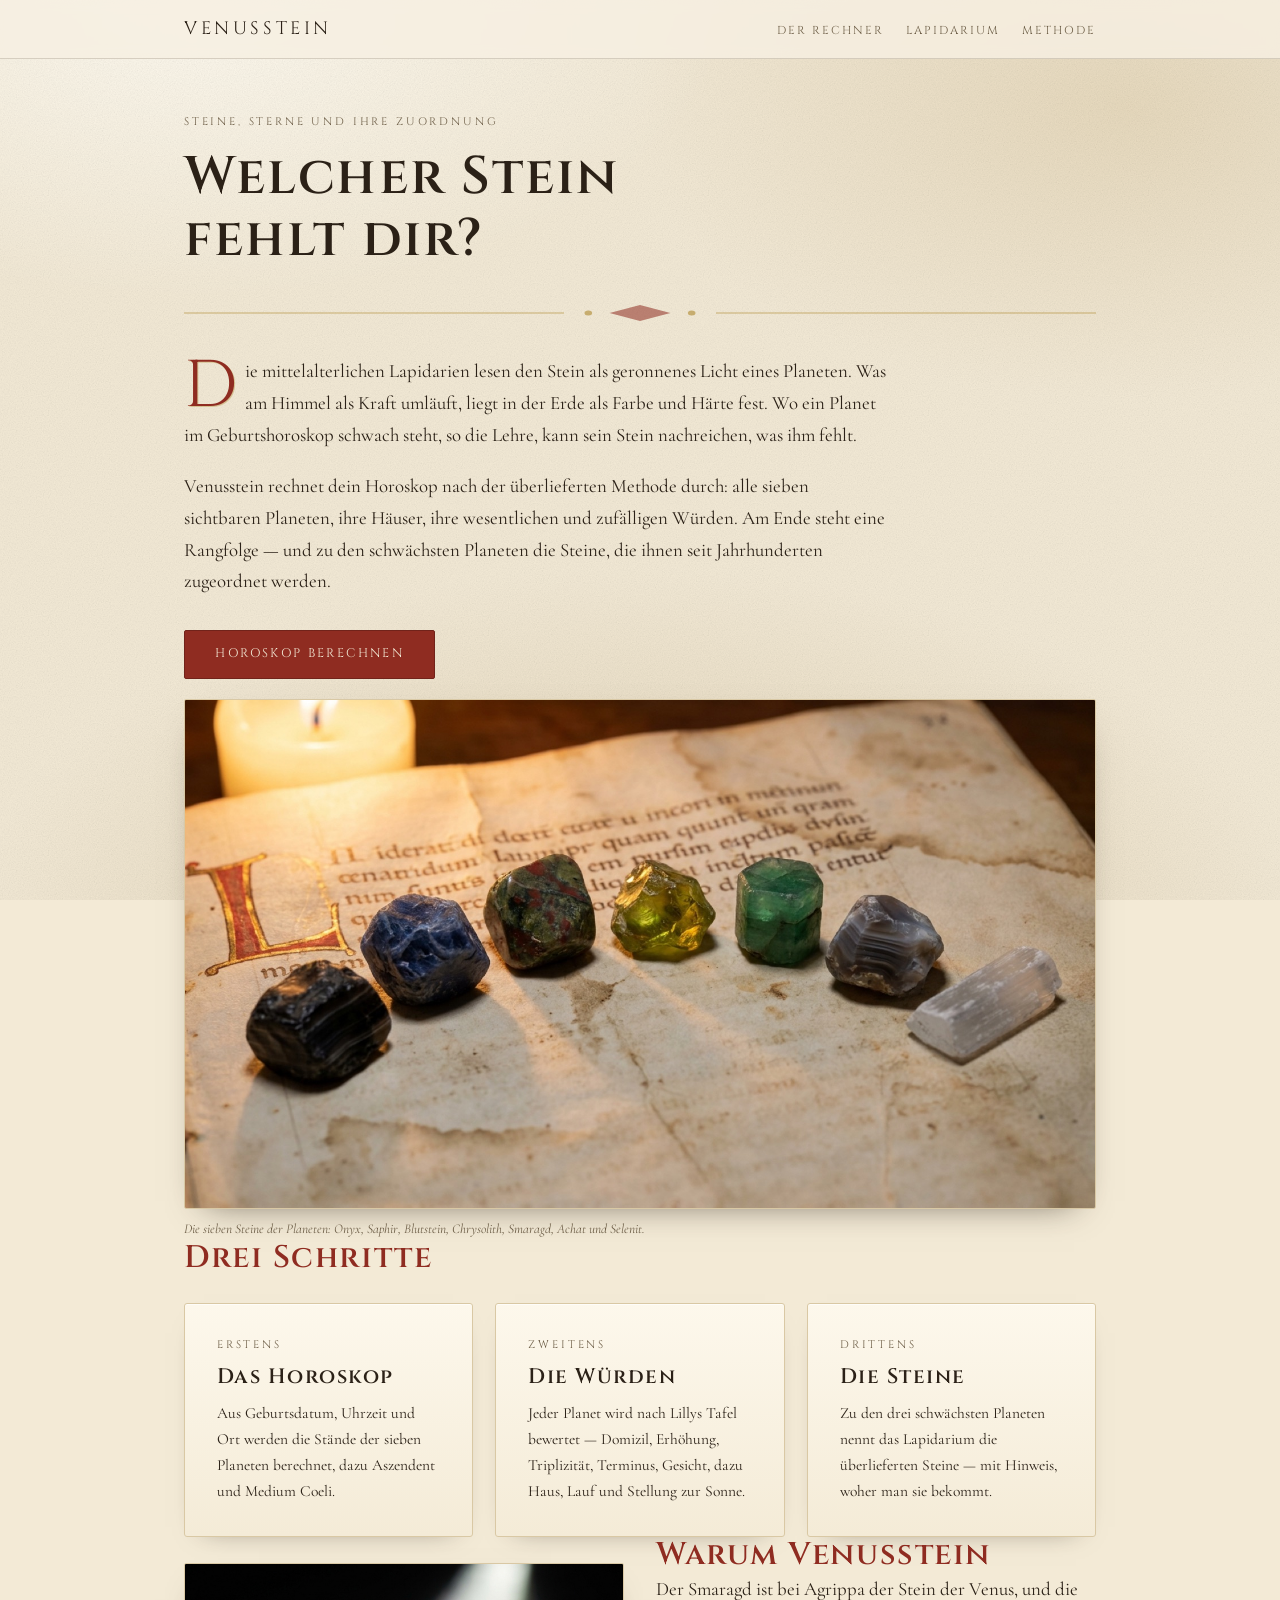
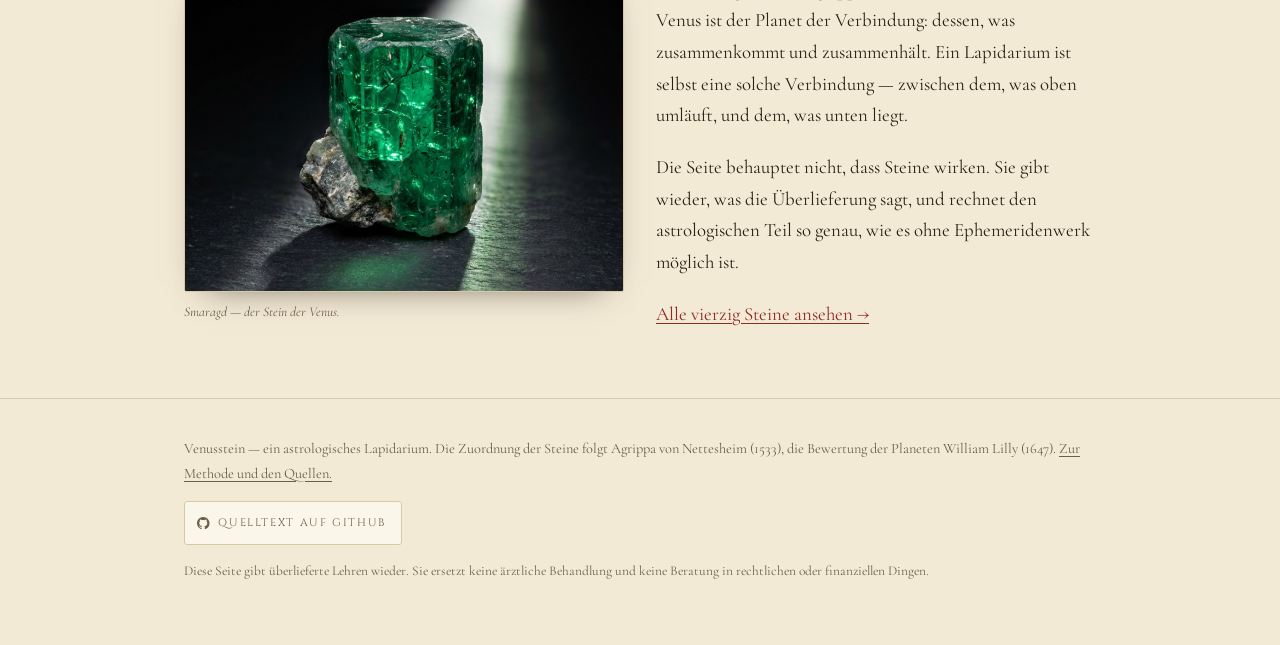
<file: index.html>
<!DOCTYPE html>
<html lang="de">
<head>
<meta charset="utf-8">
<meta name="viewport" content="width=device-width, initial-scale=1">
<title>Venusstein — ein astrologisches Lapidarium</title>
<meta name="description" content="Berechne dein Geburtshoroskop nach traditioneller Methode und erfahre, welche Steine den geschwächten Planeten zugeordnet sind.">
<link rel="preconnect" href="https://fonts.googleapis.com">
<link rel="preconnect" href="https://fonts.gstatic.com" crossorigin>
<link href="https://fonts.googleapis.com/css2?family=Cinzel:wght@400;600&family=Cormorant+Garamond:ital,wght@0,400;0,600;1,400&display=swap" rel="stylesheet">
<link rel="stylesheet" href="stil.css?v=15">
</head>
<body>
<script src="kopf.js?v=15"></script>

<main>
  <section class="bahn" style="padding-top:clamp(2rem,5vw,3.4rem)">
    <p class="klein-kapital" style="margin-bottom:.9rem">Steine, Sterne und ihre Zuordnung</p>
    <h1 style="max-width:16ch">Welcher Stein fehlt&nbsp;dir?</h1>
    <svg class="zierlinie" viewBox="0 0 600 22" preserveAspectRatio="none" aria-hidden="true">
      <path d="M0 11h250M350 11h250" stroke="#a8801f" stroke-width="1" fill="none"/>
      <path d="M280 11l20-8 20 8-20 8z" fill="#8f2c21"/>
      <circle cx="266" cy="11" r="2.5" fill="#a8801f"/><circle cx="334" cy="11" r="2.5" fill="#a8801f"/>
    </svg>
    <div style="max-width:44rem">
      <p class="initiale">Die mittelalterlichen Lapidarien lesen den Stein als
      geronnenes Licht eines Planeten. Was am Himmel als Kraft umläuft, liegt in der
      Erde als Farbe und Härte fest. Wo ein Planet im Geburtshoroskop schwach steht,
      so die Lehre, kann sein Stein nachreichen, was ihm fehlt.</p>
      <p>Venusstein rechnet dein Horoskop nach der überlieferten Methode durch: alle
      sieben sichtbaren Planeten, ihre Häuser, ihre wesentlichen und zufälligen
      Würden. Am Ende steht eine Rangfolge — und zu den schwächsten Planeten die
      Steine, die ihnen seit Jahrhunderten zugeordnet werden.</p>
    </div>
    <p style="margin-top:2rem">
      <a class="knopf" href="rechner.html" style="text-decoration:none;display:inline-block">Horoskop berechnen</a>
    </p>
  </section>

  <section class="bahn">
    <figure>
      <img src="bilder/lapidarium-hero.jpg" alt="Sieben rohe Edelsteine auf der Seite einer mittelalterlichen Handschrift, von Kerzenlicht beleuchtet" loading="lazy">
      <figcaption>Die sieben Steine der Planeten: Onyx, Saphir, Blutstein, Chrysolith,
      Smaragd, Achat und Selenit.</figcaption>
    </figure>
  </section>

  <section class="bahn">
    <h2>Drei Schritte</h2>
    <div style="display:grid;gap:1.4rem;grid-template-columns:repeat(auto-fit,minmax(15rem,1fr));margin-top:1.6rem">
      <div class="tafel">
        <p class="klein-kapital">Erstens</p>
        <h3 style="margin:.3rem 0 .6rem">Das Horoskop</h3>
        <p style="margin:0;font-size:.97rem">Aus Geburtsdatum, Uhrzeit und Ort werden
        die Stände der sieben Planeten berechnet, dazu Aszendent und Medium Coeli.</p>
      </div>
      <div class="tafel">
        <p class="klein-kapital">Zweitens</p>
        <h3 style="margin:.3rem 0 .6rem">Die Würden</h3>
        <p style="margin:0;font-size:.97rem">Jeder Planet wird nach Lillys Tafel
        bewertet — Domizil, Erhöhung, Triplizität, Terminus, Gesicht, dazu Haus,
        Lauf und Stellung zur Sonne.</p>
      </div>
      <div class="tafel">
        <p class="klein-kapital">Drittens</p>
        <h3 style="margin:.3rem 0 .6rem">Die Steine</h3>
        <p style="margin:0;font-size:.97rem">Zu den drei schwächsten Planeten nennt
        das Lapidarium die überlieferten Steine — mit Hinweis, woher man sie bekommt.</p>
      </div>
    </div>
  </section>

  <section class="bahn">
    <div style="display:grid;gap:2rem;grid-template-columns:repeat(auto-fit,minmax(17rem,1fr));align-items:center">
      <figure>
        <img src="bilder/smaragd-venus.jpg" alt="Roher Smaragdkristall auf Schiefer, von hinten durchleuchtet" loading="lazy">
        <figcaption>Smaragd — der Stein der Venus.</figcaption>
      </figure>
      <div>
        <h2>Warum Venusstein</h2>
        <p>Der Smaragd ist bei Agrippa der Stein der Venus, und die Venus ist der
        Planet der Verbindung: dessen, was zusammenkommt und zusammenhält. Ein
        Lapidarium ist selbst eine solche Verbindung — zwischen dem, was oben umläuft,
        und dem, was unten liegt.</p>
        <p>Die Seite behauptet nicht, dass Steine wirken. Sie gibt wieder, was die
        Überlieferung sagt, und rechnet den astrologischen Teil so genau, wie es
        ohne Ephemeridenwerk möglich ist.</p>
        <p><a href="lapidarium.html">Alle vierzig Steine ansehen →</a></p>
      </div>
    </div>
  </section>
</main>
</body>
</html>
</file>
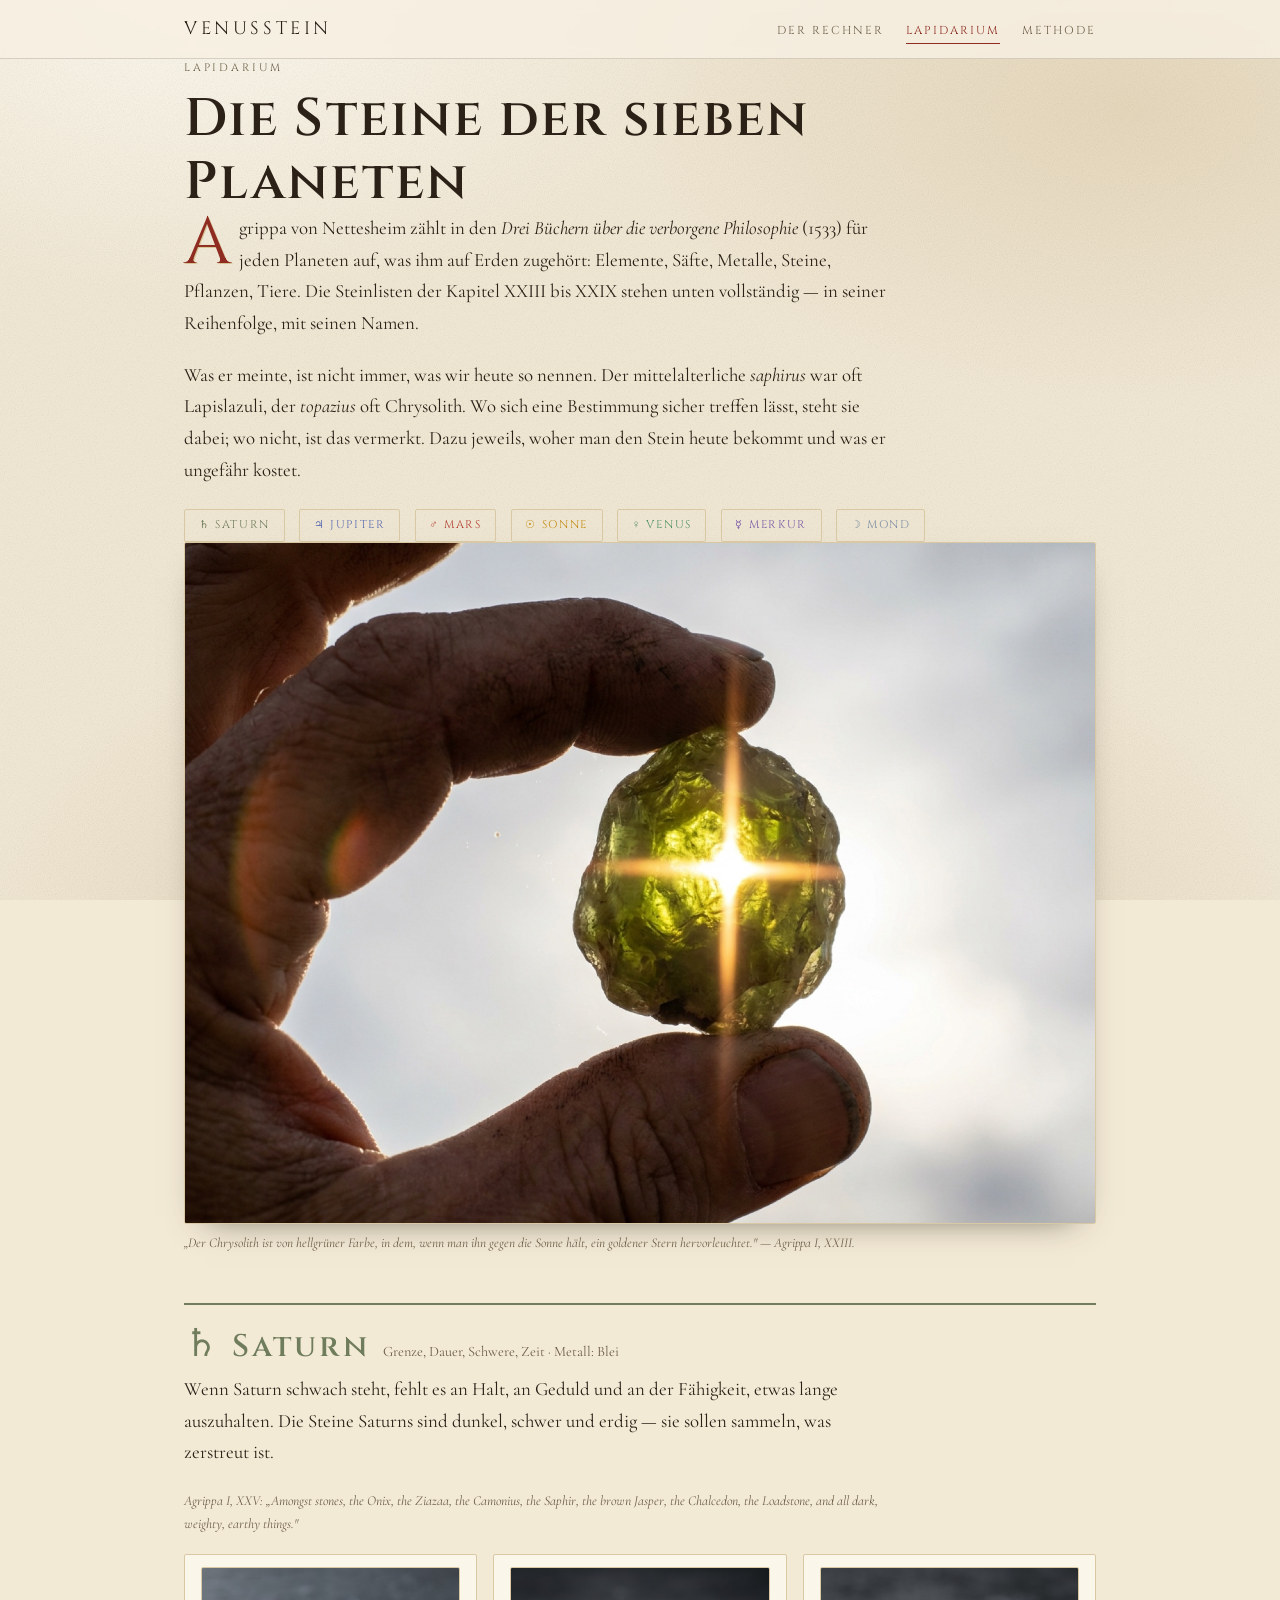
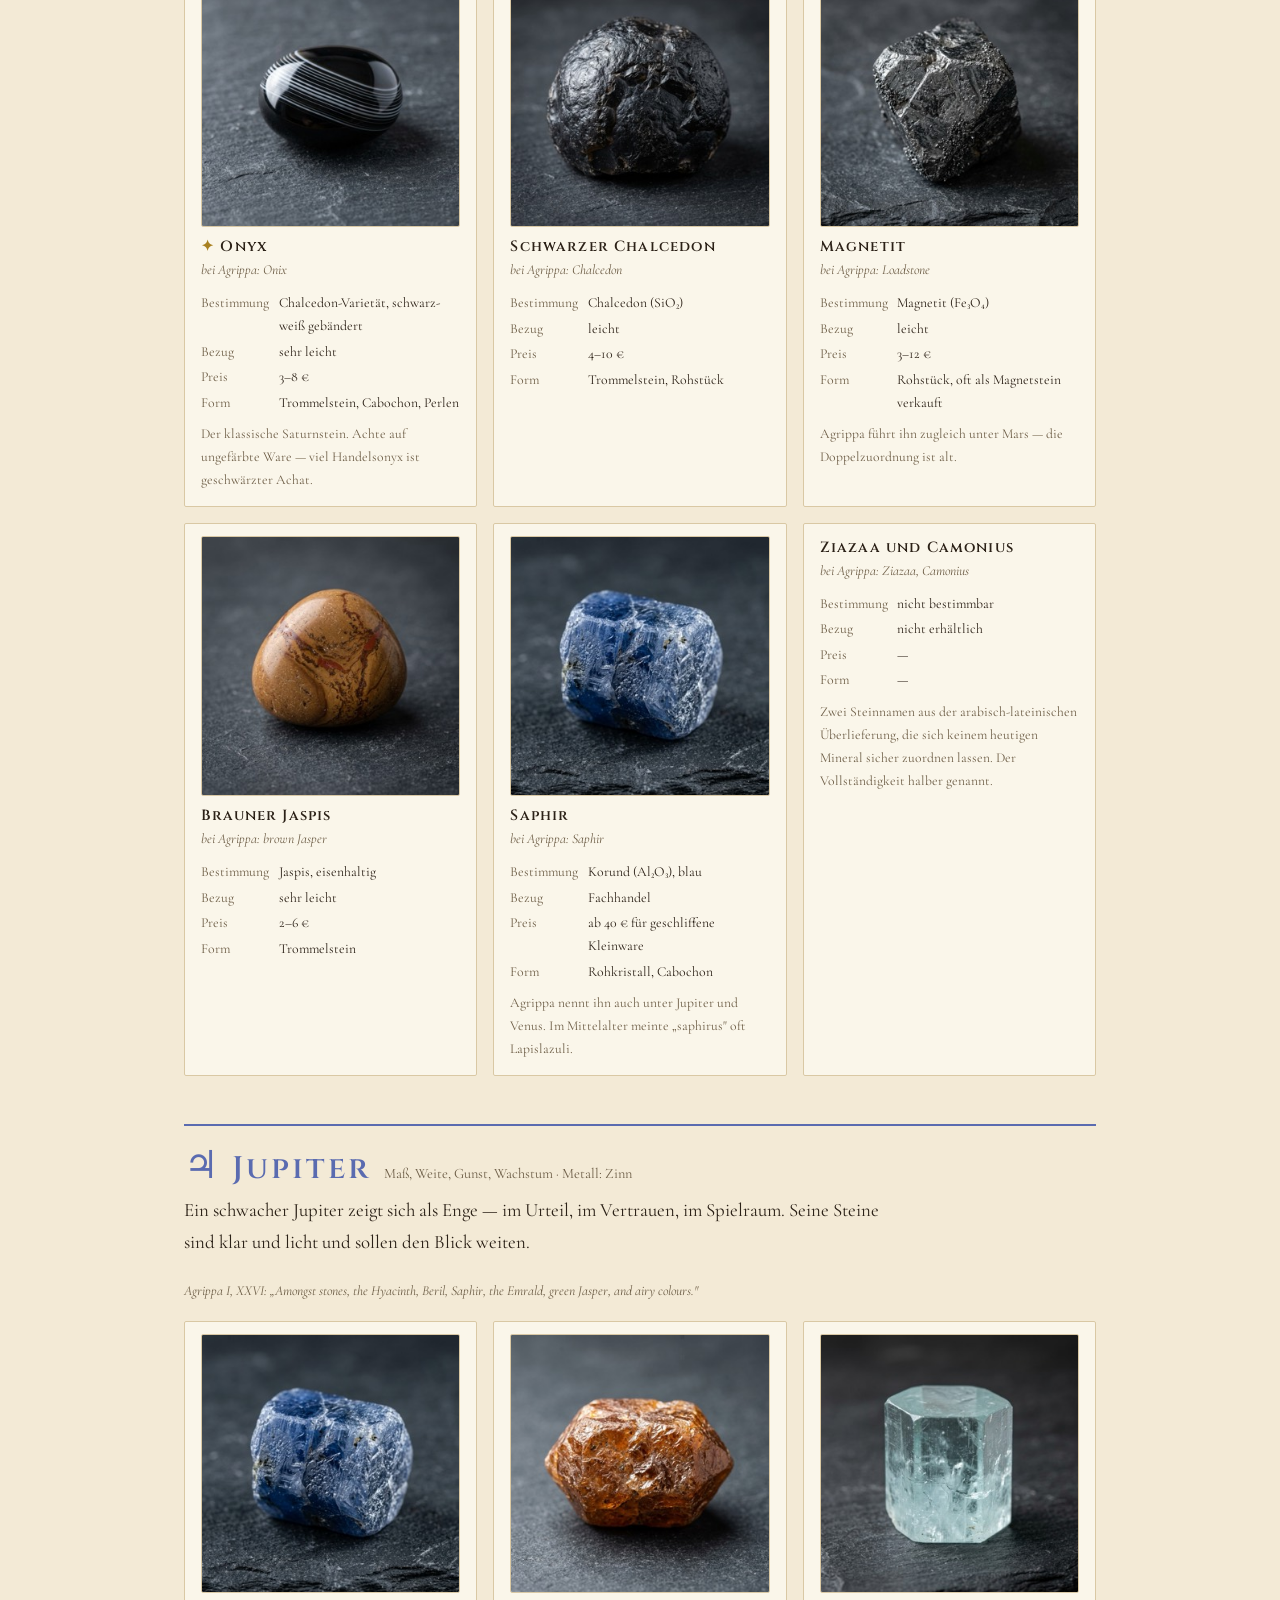
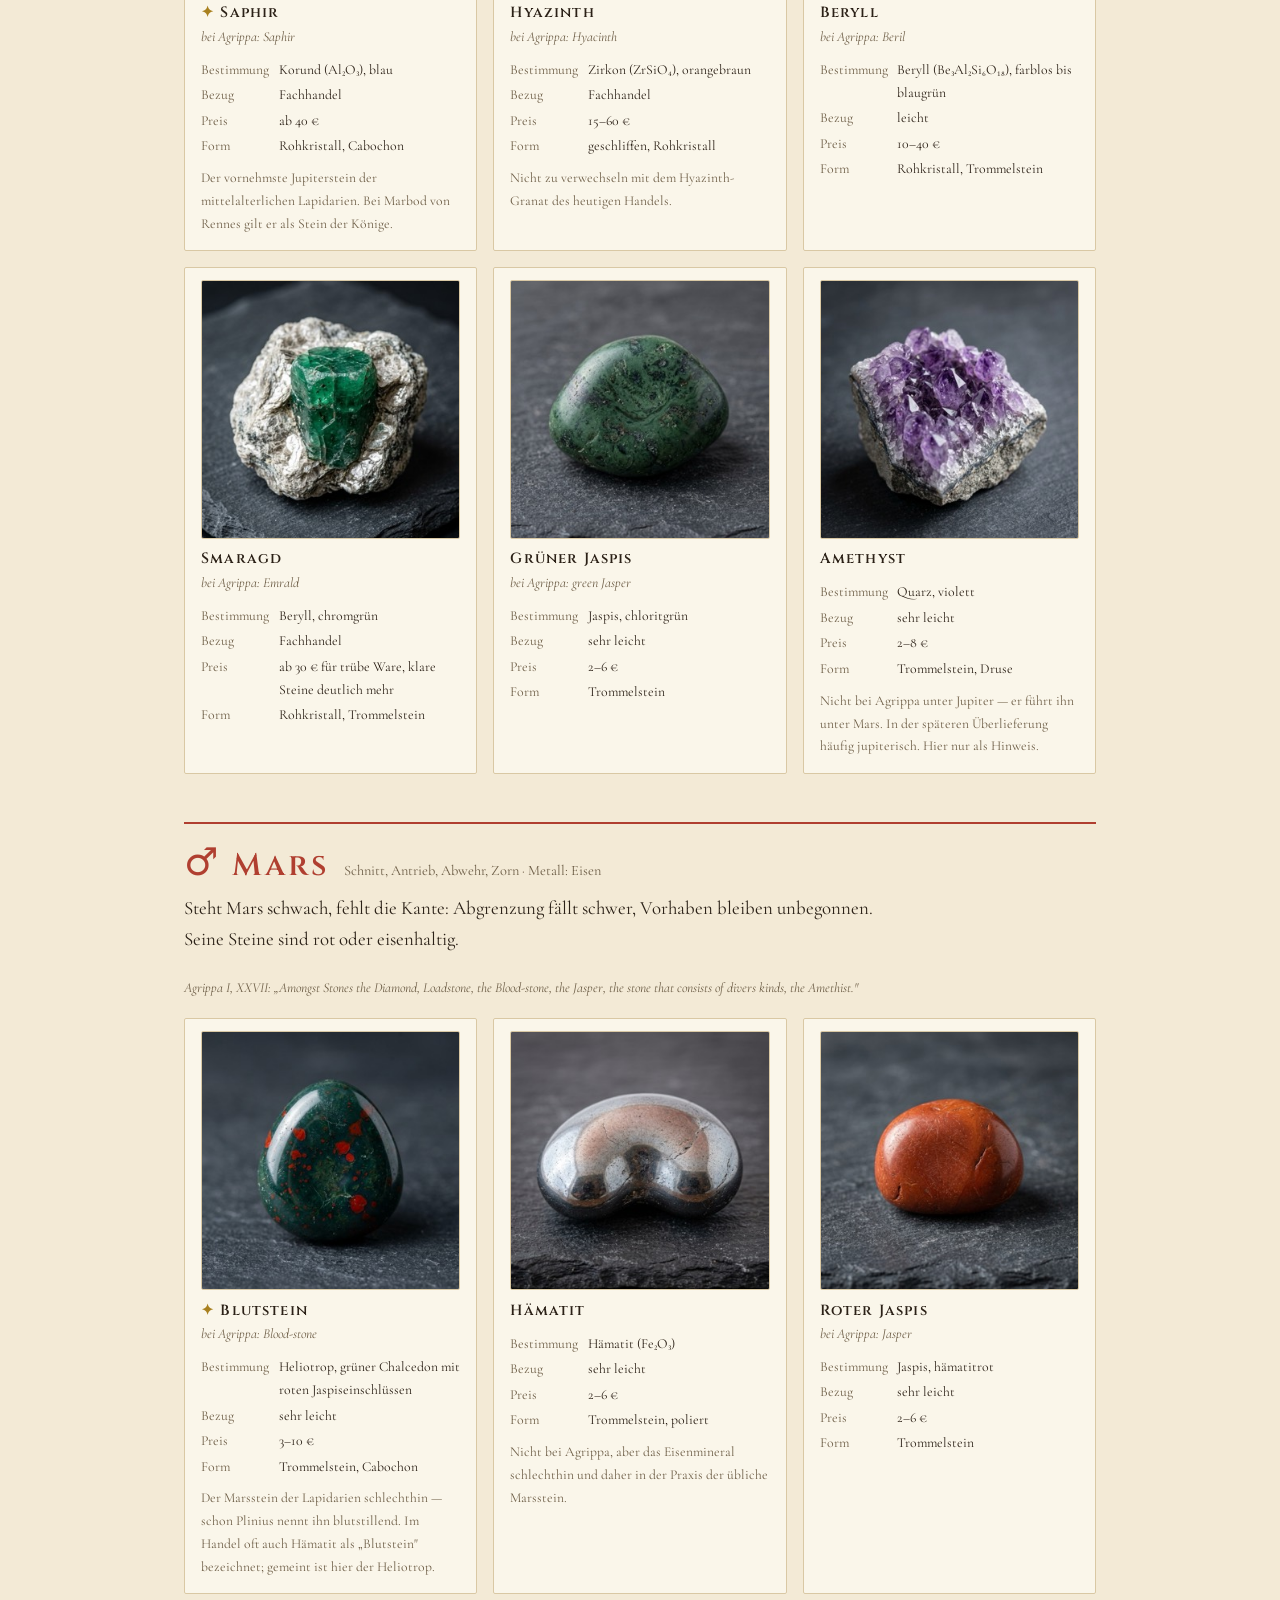
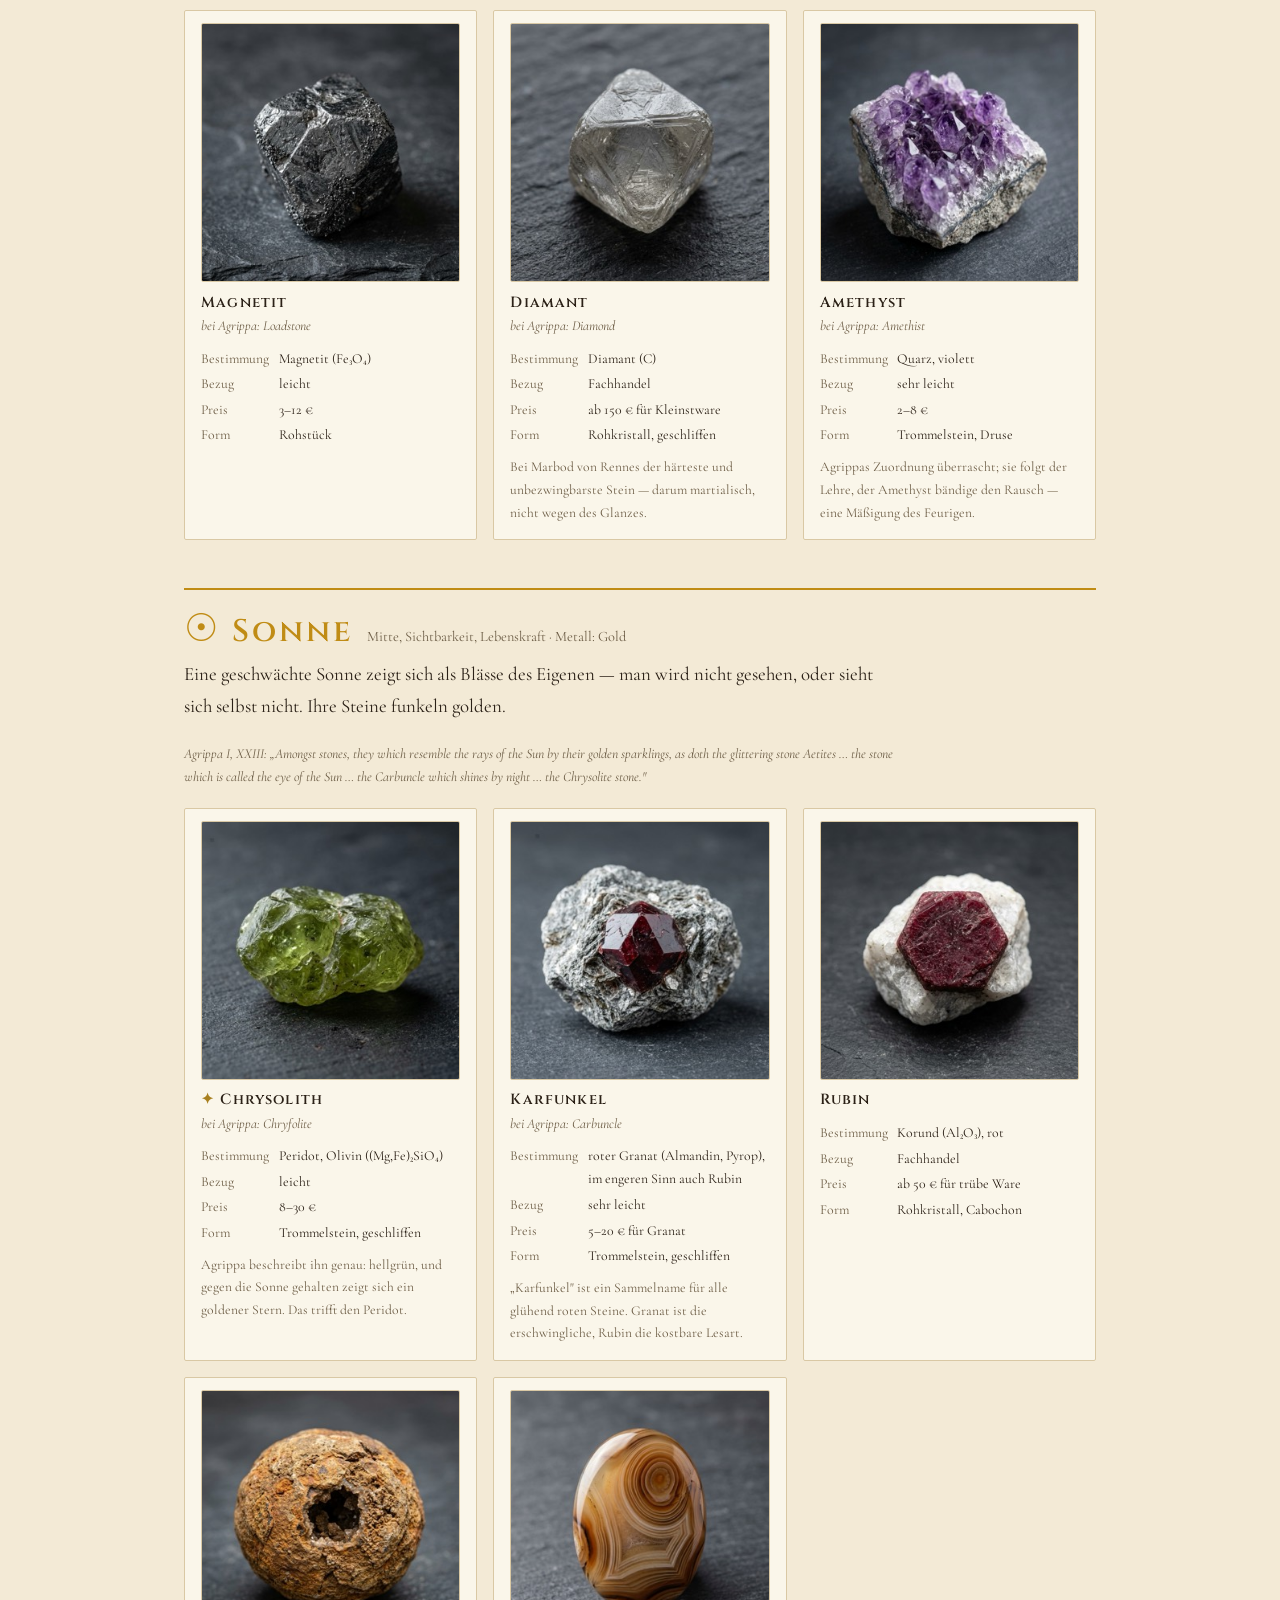
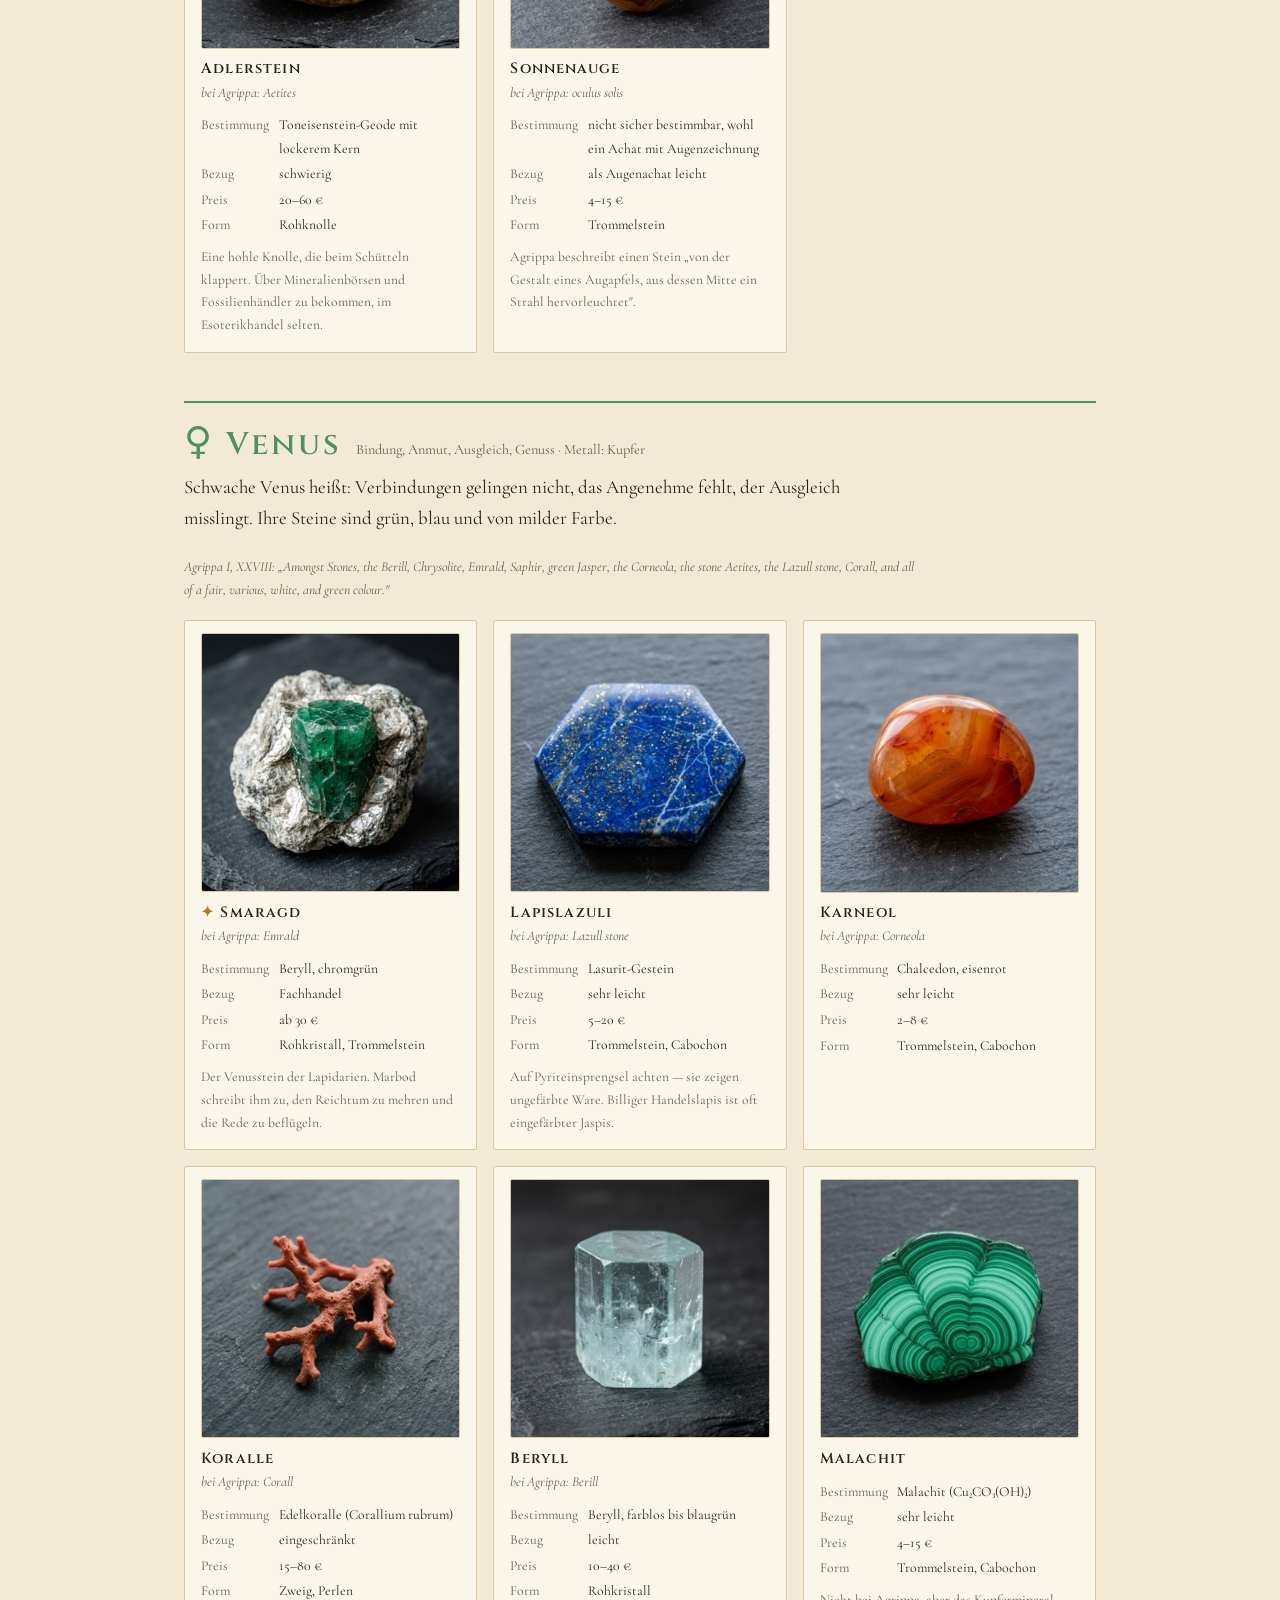
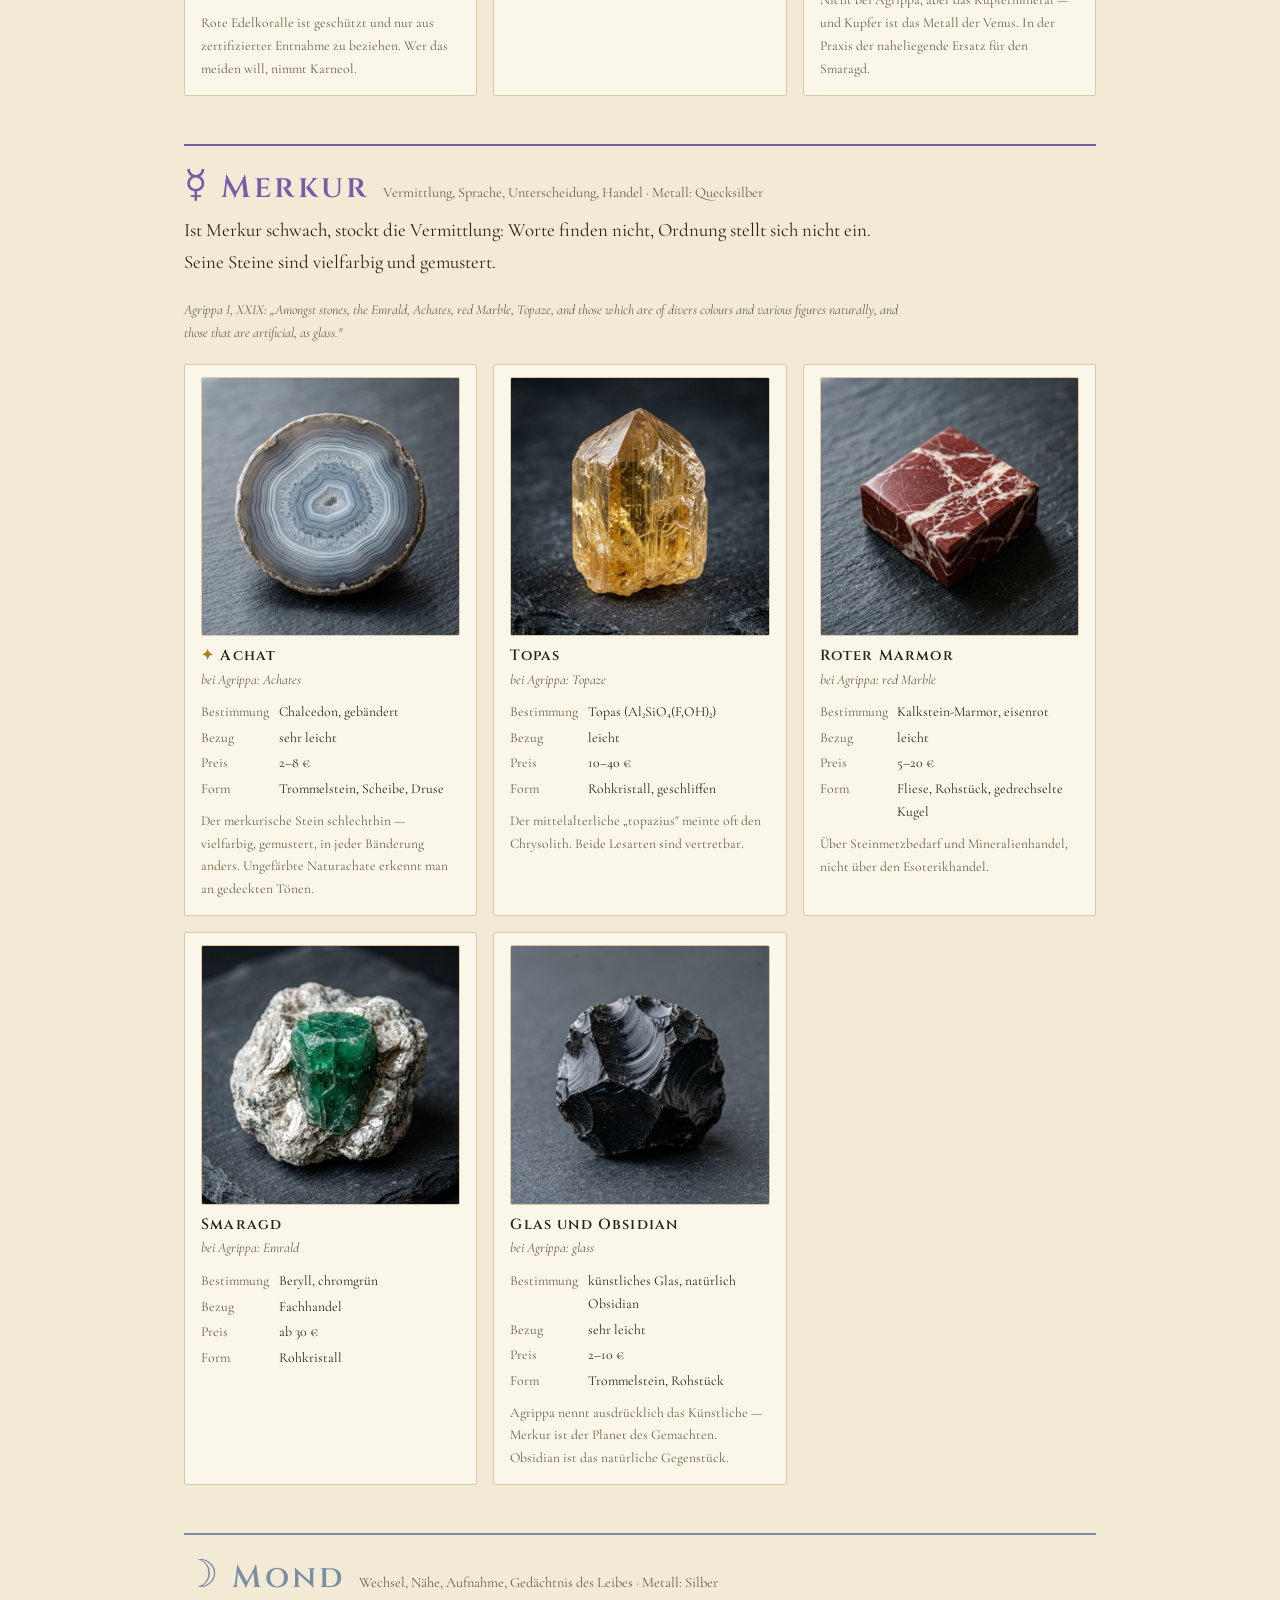
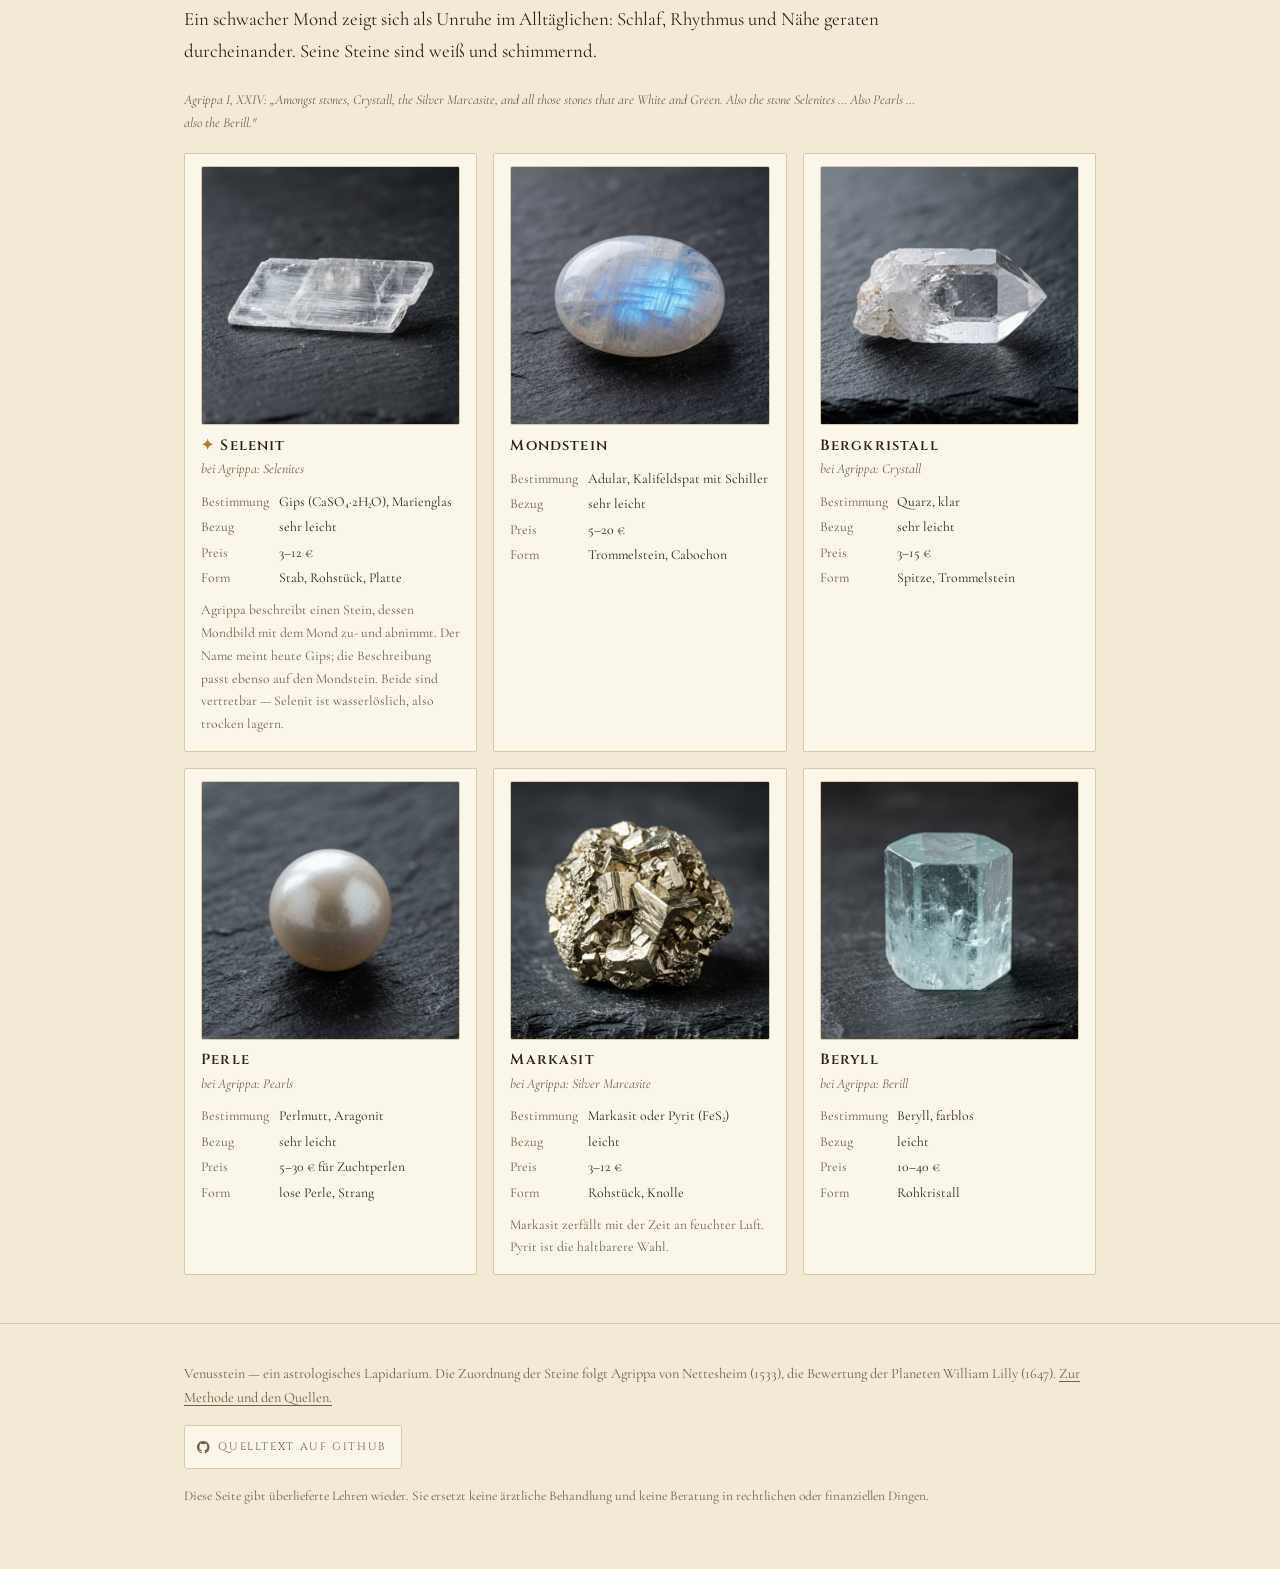
<file: lapidarium.html>
<!DOCTYPE html>
<html lang="de">
<head>
<meta charset="utf-8">
<meta name="viewport" content="width=device-width, initial-scale=1">
<title>Lapidarium — Venusstein</title>
<meta name="description" content="Die Steine der sieben Planeten nach Agrippa von Nettesheim, mit mineralogischer Bestimmung und Angaben zum Bezug.">
<link rel="preconnect" href="https://fonts.googleapis.com">
<link rel="preconnect" href="https://fonts.gstatic.com" crossorigin>
<link href="https://fonts.googleapis.com/css2?family=Cinzel:wght@400;600&family=Cormorant+Garamond:ital,wght@0,400;0,600;1,400&display=swap" rel="stylesheet">
<link rel="stylesheet" href="stil.css?v=15">
<style>
  .planet-block { border-top:2px solid; padding-top:1.2rem; margin-top:3rem; }
  .planet-kopf { display:flex; align-items:baseline; gap:.85rem; flex-wrap:wrap; margin-bottom:.5rem; }
  .planet-kopf .g { font-size:2.4rem; line-height:1;
    font-family:'Apple Symbols','Segoe UI Symbol','DejaVu Sans',serif; }
  .planet-kopf h2 { letter-spacing:.1em; }
  .planet-meta { font-size:.9rem; color:var(--tinte-blass); }
  .stein-gitter { display:grid; gap:1rem; grid-template-columns:repeat(auto-fit,minmax(14rem,1fr)); margin-top:1.2rem; }
  .stein { border:1px solid var(--pergament-rand); border-radius:2px; padding:.9rem 1rem; background:rgba(255,253,247,.6); }
  .stein { display:flex; flex-direction:column; }
  .stein h3 { font-family:var(--caps); font-size:.92rem; letter-spacing:.08em; margin:0 0 .2rem; }
  .stein .lat { font-style:italic; font-size:.86rem; color:var(--tinte-blass); }
  .stein dl { margin:.6rem 0 0; font-size:.86rem; display:grid; grid-template-columns:auto 1fr; gap:.15rem .6rem; }
  .stein dt { color:var(--tinte-blass); }
  .stein dd { margin:0; }
  .stein .anm { font-size:.85rem; margin:.6rem 0 0; color:var(--tinte-blass); }
  .krone { color:var(--gold); }
  .inhalt { display:flex; gap:.9rem; flex-wrap:wrap; margin:1.4rem 0 0; }
  .inhalt a {
    font-family:var(--caps); font-size:.7rem; letter-spacing:.15em; text-transform:uppercase;
    text-decoration:none; border:1px solid var(--pergament-rand); border-radius:2px;
    padding:.4rem .85rem; color:var(--tinte-blass);
  }
  .inhalt a:hover { border-color:var(--rubrik); color:var(--rubrik); }
</style>
</head>
<body>
<script src="kopf.js?v=15"></script>

<main>
  <section class="bahn">
    <p class="klein-kapital">Lapidarium</p>
    <h1>Die Steine der sieben Planeten</h1>
    <div style="max-width:44rem">
      <p class="initiale">Agrippa von Nettesheim zählt in den <em>Drei Büchern über die
      verborgene Philosophie</em> (1533) für jeden Planeten auf, was ihm auf Erden
      zugehört: Elemente, Säfte, Metalle, Steine, Pflanzen, Tiere. Die Steinlisten
      der Kapitel XXIII bis XXIX stehen unten vollständig — in seiner Reihenfolge,
      mit seinen Namen.</p>
      <p>Was er meinte, ist nicht immer, was wir heute so nennen. Der mittelalterliche
      <em>saphirus</em> war oft Lapislazuli, der <em>topazius</em> oft Chrysolith. Wo
      sich eine Bestimmung sicher treffen lässt, steht sie dabei; wo nicht, ist das
      vermerkt. Dazu jeweils, woher man den Stein heute bekommt und was er ungefähr
      kostet.</p>
    </div>
    <div class="inhalt" id="inhalt"></div>
  </section>

  <section class="bahn" style="padding-top:0">
    <figure>
      <img src="bilder/chrysolith-sonne.jpg" alt="Ein olivgrüner Chrysolith wird gegen die Sonne gehalten, ein goldener Strahlenstern bricht aus seiner Mitte" loading="lazy">
      <figcaption>„Der Chrysolith ist von hellgrüner Farbe, in dem, wenn man ihn gegen
      die Sonne hält, ein goldener Stern hervorleuchtet." — Agrippa I, XXIII.</figcaption>
    </figure>
  </section>

  <section class="bahn" style="padding-top:0"><div id="lapidarium"></div></section>
</main>

<script src="steine.js?v=15"></script>
<script>
(function () {
  var FARBE = { Saturn:'--sat', Jupiter:'--jup', Mars:'--mar', Sonne:'--sol',
                Venus:'--ven', Merkur:'--mer', Mond:'--lun' };
  var reihe = ['Saturn','Jupiter','Mars','Sonne','Venus','Merkur','Mond'];
  var wurzel = getComputedStyle(document.documentElement);
  function farbe(p) { return wurzel.getPropertyValue(FARBE[p]).trim(); }
  function id(p) { return p.toLowerCase().replace(/[^a-z]/g, ''); }

  document.getElementById('inhalt').innerHTML = reihe.map(function (p) {
    return '<a href="#' + id(p) + '" style="color:' + farbe(p) + '">' +
      Steine.LAPIDARIUM[p].glyph + ' ' + p + '</a>';
  }).join('');

  document.getElementById('lapidarium').innerHTML = reihe.map(function (p) {
    var l = Steine.LAPIDARIUM[p], f = farbe(p);
    var karten = l.steine.map(function (s) {
      var zeilen = [['Bestimmung', s.modern], ['Bezug', s.bezug], ['Preis', s.preis]];
      if (s.form) zeilen.push(['Form', s.form]);
      var b = Steine.bild(s.name);
      return '<div class="stein">' +
        (b ? '<img class="stein-bild" src="' + b + '" alt="' + s.name +
             '" loading="lazy" width="320" height="320">' : '') + '<h3>' +
        (s.haupt ? '<span class="krone" title="Hauptstein">✦</span> ' : '') + s.name + '</h3>' +
        (s.lat && s.lat !== '—' ? '<div class="lat">bei Agrippa: ' + s.lat + '</div>' : '') +
        '<dl>' + zeilen.map(function (z) { return '<dt>' + z[0] + '</dt><dd>' + z[1] + '</dd>'; }).join('') +
        '</dl>' + (s.hinweis ? '<p class="anm">' + s.hinweis + '</p>' : '') + '</div>';
    }).join('');
    return '<div class="planet-block" id="' + id(p) + '" style="border-color:' + f + '">' +
      '<div class="planet-kopf"><span class="g" style="color:' + f + '">' + l.glyph + '</span>' +
      '<h2 style="color:' + f + '">' + p + '</h2>' +
      '<span class="planet-meta">' + l.wesen + ' · Metall: ' + l.metall + '</span></div>' +
      '<p style="max-width:44rem">' + l.mangel + '</p>' +
      '<p class="hinweis" style="max-width:46rem">' + l.quelle + '</p>' +
      '<div class="stein-gitter">' + karten + '</div></div>';
  }).join('');
})();
</script>
</body>
</html>
</file>
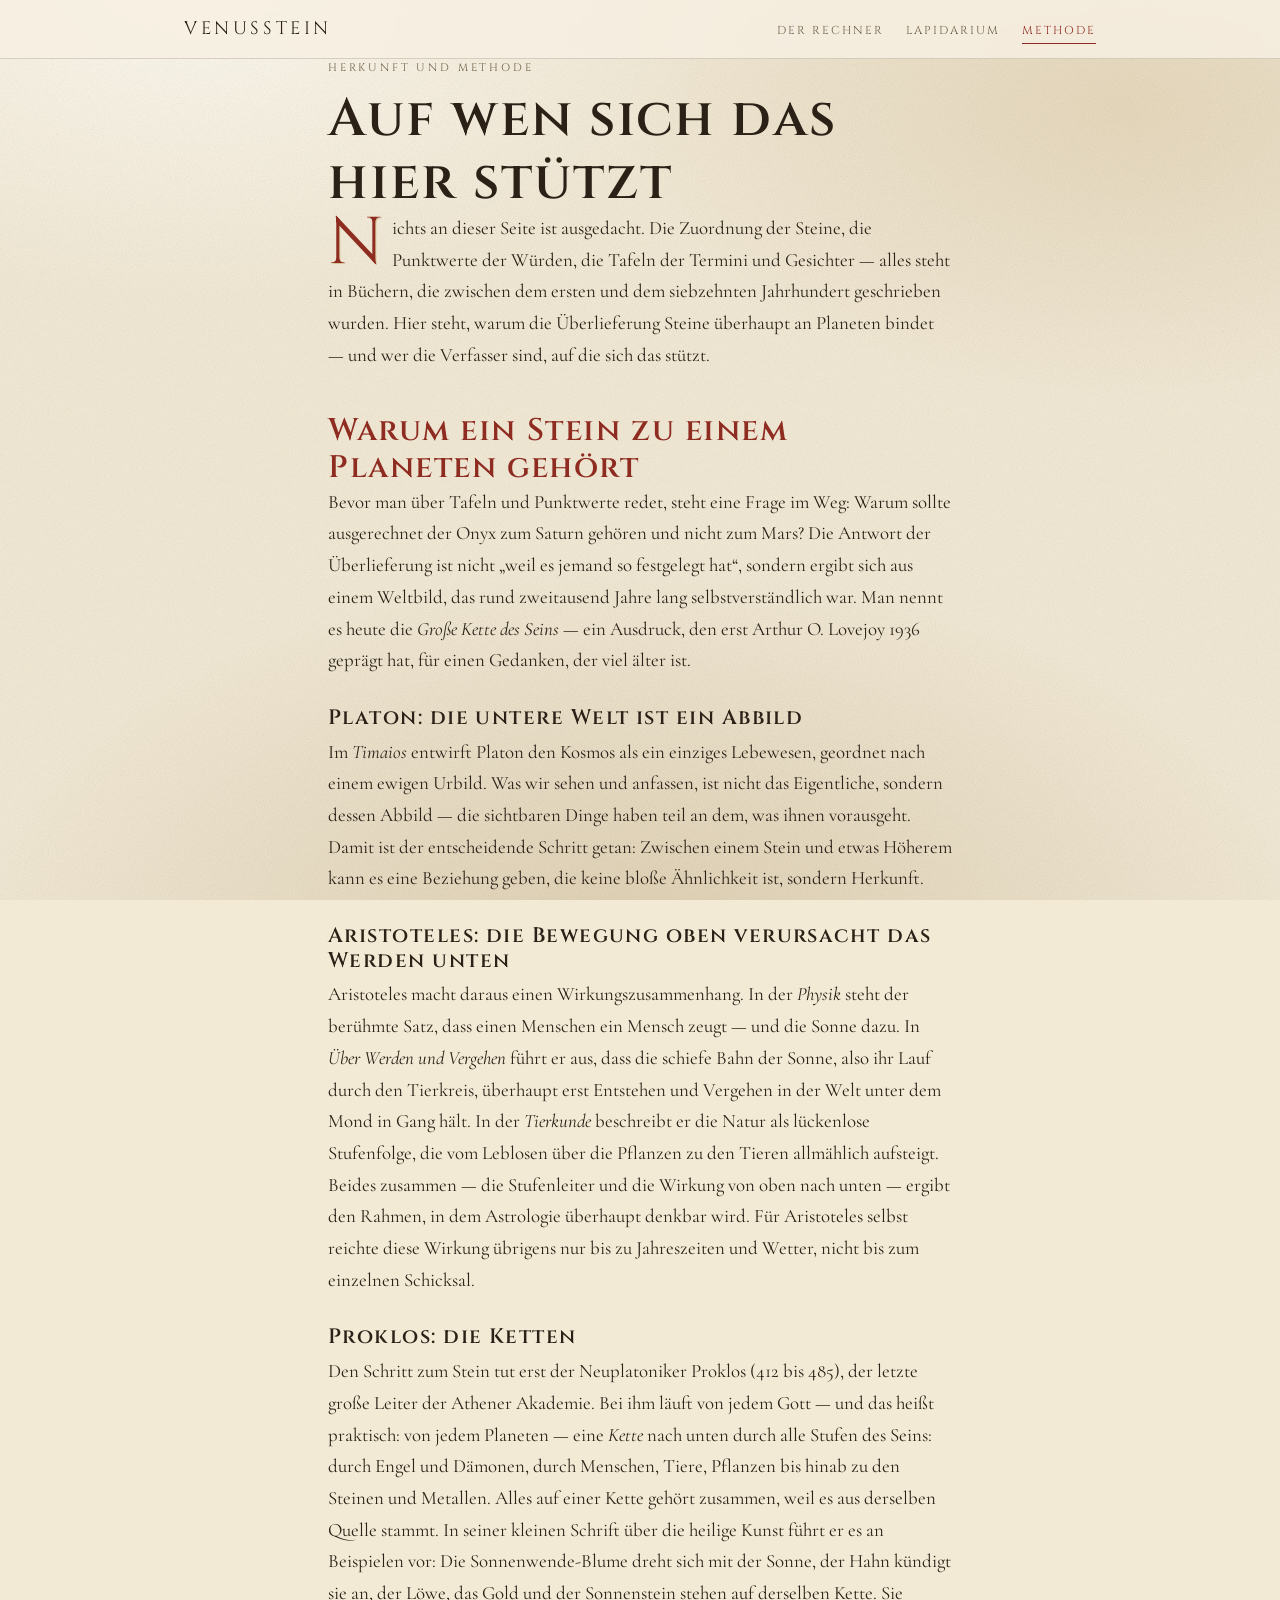
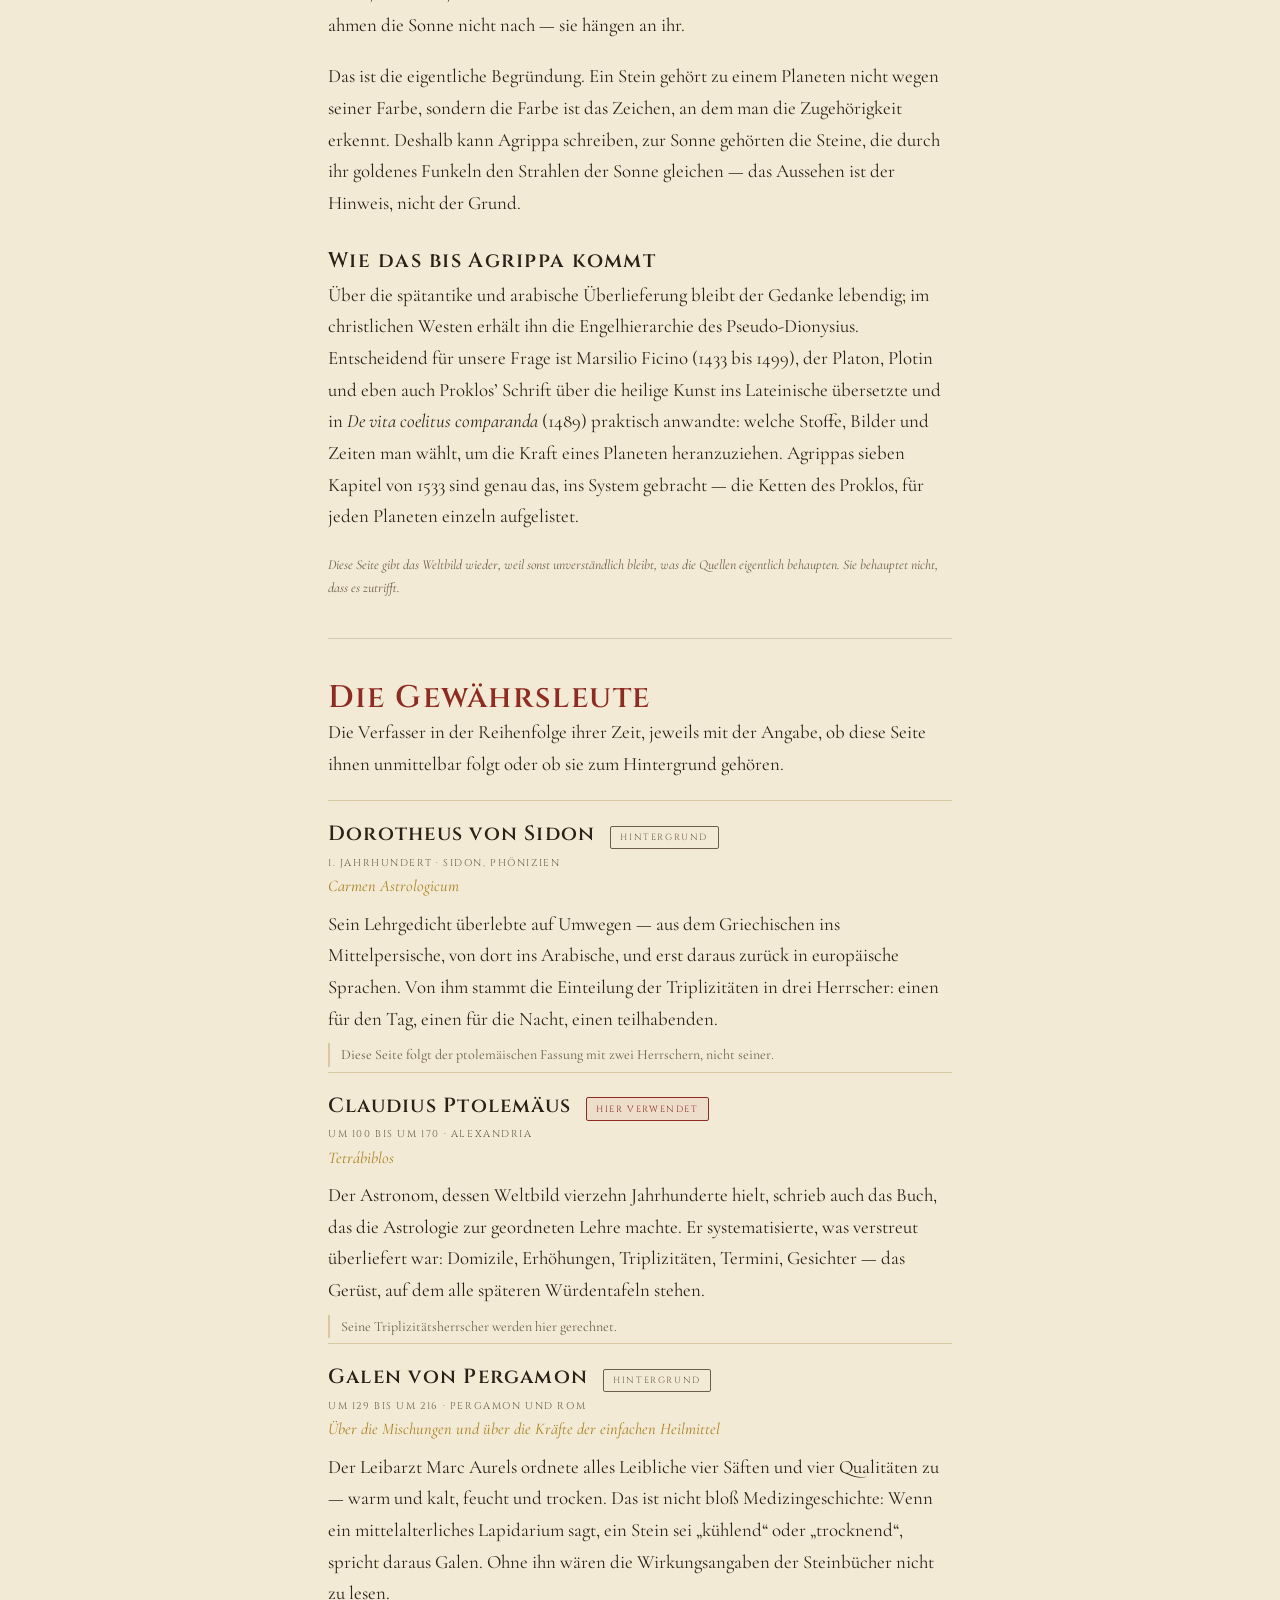
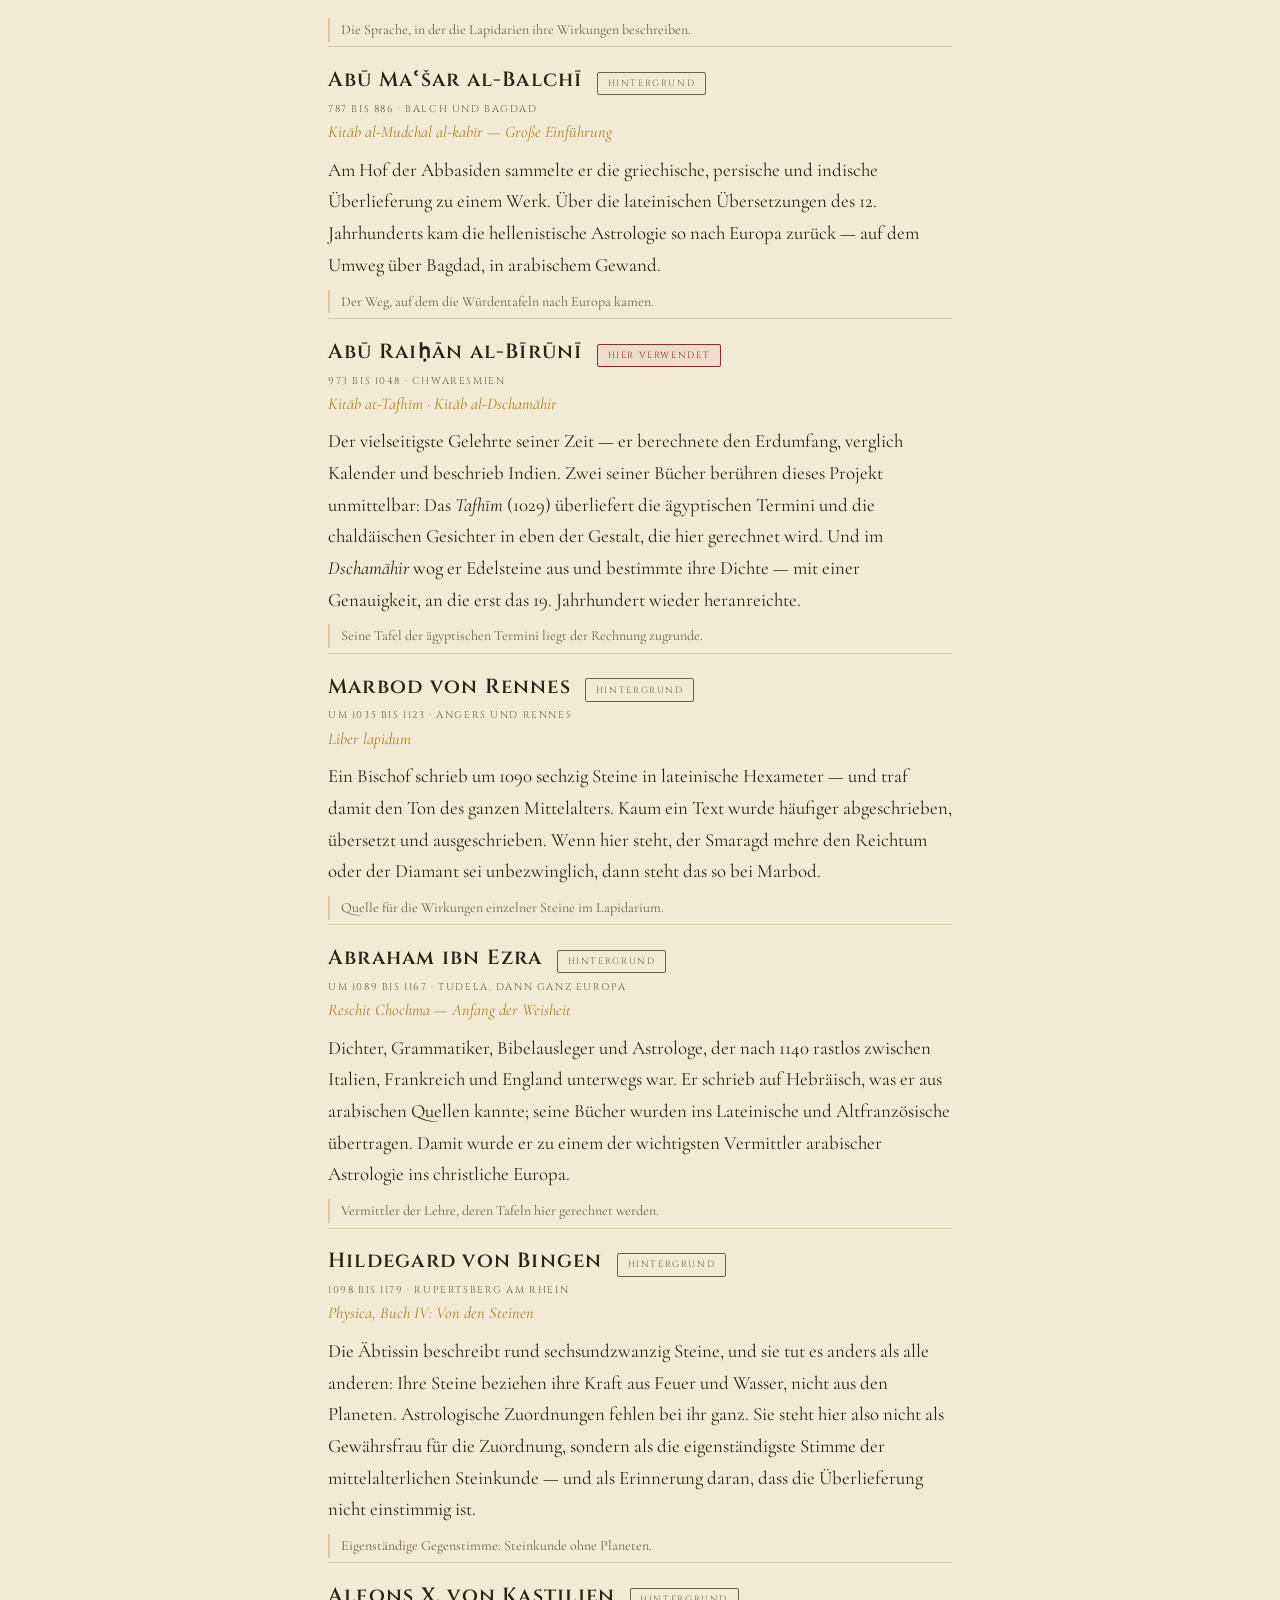
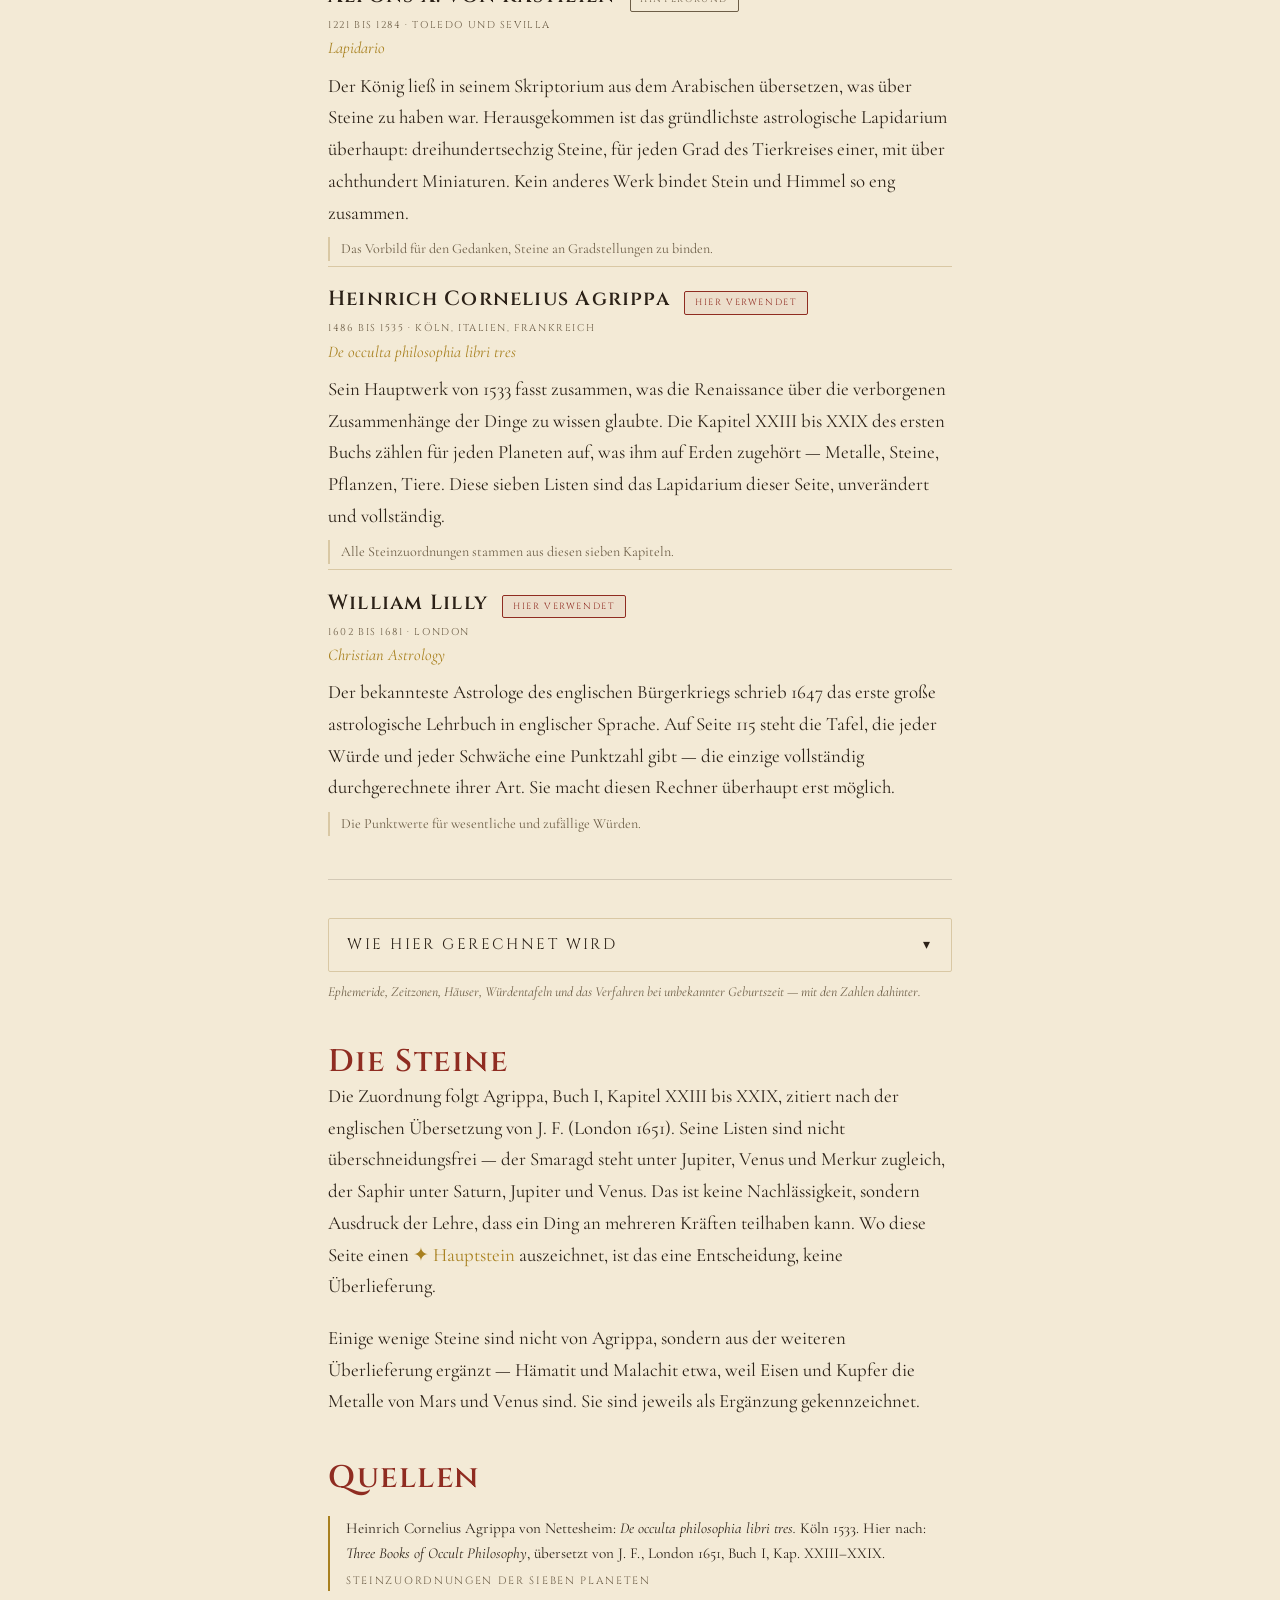
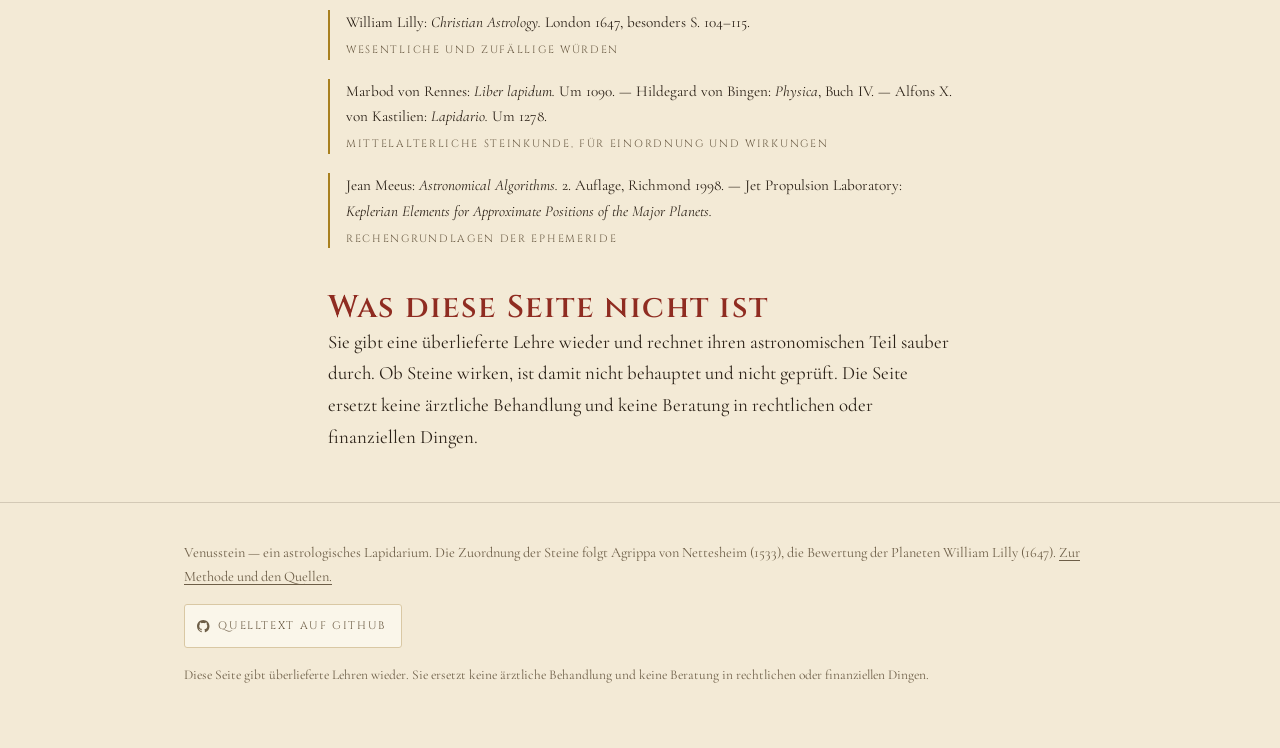
<file: methode.html>
<!DOCTYPE html>
<html lang="de">
<head>
<meta charset="utf-8">
<meta name="viewport" content="width=device-width, initial-scale=1">
<title>Herkunft und Methode — Venusstein</title>
<meta name="description" content="Die Gewährsleute hinter Venusstein — von Ptolemäus und Galen über al-Bīrūnī und Hildegard von Bingen bis Agrippa und Lilly — und wie hier gerechnet wird.">
<link rel="preconnect" href="https://fonts.googleapis.com">
<link rel="preconnect" href="https://fonts.gstatic.com" crossorigin>
<link href="https://fonts.googleapis.com/css2?family=Cinzel:wght@400;600&family=Cormorant+Garamond:ital,wght@0,400;0,600;1,400&display=swap" rel="stylesheet">
<link rel="stylesheet" href="stil.css?v=15">
<style>
  .bahn-eng h2 { margin-top:2.6rem; }
  .bahn-eng h3 { margin-top:1.8rem; margin-bottom:.4rem; }
  .quelle { border-left:2px solid var(--gold); padding-left:1rem; margin:1.2rem 0; font-size:.95rem; }
  .quelle cite { font-style:normal; display:block; font-family:var(--caps);
    font-size:.66rem; letter-spacing:.16em; text-transform:uppercase; color:var(--tinte-blass); margin-top:.4rem; }

  .gewaehr {
    border-top:1px solid var(--pergament-rand); padding:1.3rem 0 .3rem;
  }
  .gw-kopf { display:flex; align-items:baseline; gap:.9rem; flex-wrap:wrap; }
  .gewaehr h3 { margin:0; font-size:clamp(1.05rem,2vw,1.28rem); letter-spacing:.06em; }
  .gw-marke {
    font-family:var(--caps); font-size:.56rem; letter-spacing:.18em; text-transform:uppercase;
    padding:.2rem .6rem; border-radius:2px; border:1px solid currentColor; white-space:nowrap;
  }
  .gw-marke.verwendet { color:var(--rubrik); background:rgba(143,44,33,.06); }
  .gw-marke.hintergrund { color:var(--tinte-blass); }
  .gw-ort { font-family:var(--caps); font-size:.62rem; letter-spacing:.16em;
    text-transform:uppercase; color:var(--tinte-blass); margin:.35rem 0 .1rem; }
  .gw-werk { font-style:italic; color:var(--gold); margin:0 0 .5rem; font-size:1.02rem; }
  .gw-text { margin:0 0 .5rem; }
  .gw-rolle {
    margin:0; font-size:.88rem; color:var(--tinte-blass);
    border-left:2px solid var(--pergament-rand); padding-left:.7rem;
  }

  .klapper {
    display:flex; align-items:center; justify-content:space-between; gap:1rem; width:100%;
    background:transparent; border:1px solid var(--pergament-rand); border-radius:2px;
    padding:.95rem 1.15rem; cursor:pointer; color:var(--tinte); text-align:left;
    font-family:var(--caps); font-size:clamp(.8rem,1.6vw,.95rem); letter-spacing:.16em;
    text-transform:uppercase; transition:border-color .18s, color .18s;
  }
  .klapper:hover, .klapper[aria-expanded="true"] { border-color:var(--rubrik); color:var(--rubrik); }
  .klapper .pfeil { transition:transform .2s; font-size:.9rem; }
  .klapper[aria-expanded="true"] .pfeil { transform:rotate(180deg); }
  .klapp-inhalt { margin-top:1.2rem; }
</style>
</head>
<body>
<script src="kopf.js?v=15"></script>

<main>
  <section class="bahn bahn-eng">
    <p class="klein-kapital">Herkunft und Methode</p>
    <h1>Auf wen sich das hier stützt</h1>
    <p class="initiale">Nichts an dieser Seite ist ausgedacht. Die Zuordnung der Steine, die
    Punktwerte der Würden, die Tafeln der Termini und Gesichter — alles steht in Büchern, die
    zwischen dem ersten und dem siebzehnten Jahrhundert geschrieben wurden. Hier steht,
    warum die Überlieferung Steine überhaupt an Planeten bindet — und wer die Verfasser
    sind, auf die sich das stützt.</p>

    <h2>Warum ein Stein zu einem Planeten gehört</h2>
    <p>Bevor man über Tafeln und Punktwerte redet, steht eine Frage im Weg: Warum sollte
    ausgerechnet der Onyx zum Saturn gehören und nicht zum Mars? Die Antwort der
    Überlieferung ist nicht „weil es jemand so festgelegt hat“, sondern ergibt sich aus
    einem Weltbild, das rund zweitausend Jahre lang selbstverständlich war. Man nennt es
    heute die <em>Große Kette des Seins</em> — ein Ausdruck, den erst Arthur O. Lovejoy
    1936 geprägt hat, für einen Gedanken, der viel älter ist.</p>

    <h3>Platon: die untere Welt ist ein Abbild</h3>
    <p>Im <em>Timaios</em> entwirft Platon den Kosmos als ein einziges Lebewesen, geordnet
    nach einem ewigen Urbild. Was wir sehen und anfassen, ist nicht das Eigentliche,
    sondern dessen Abbild — die sichtbaren Dinge haben teil an dem, was ihnen vorausgeht.
    Damit ist der entscheidende Schritt getan: Zwischen einem Stein und etwas Höherem kann
    es eine Beziehung geben, die keine bloße Ähnlichkeit ist, sondern Herkunft.</p>

    <h3>Aristoteles: die Bewegung oben verursacht das Werden unten</h3>
    <p>Aristoteles macht daraus einen Wirkungszusammenhang. In der <em>Physik</em> steht der
    berühmte Satz, dass einen Menschen ein Mensch zeugt — und die Sonne dazu. In
    <em>Über Werden und Vergehen</em> führt er aus, dass die schiefe Bahn der Sonne, also
    ihr Lauf durch den Tierkreis, überhaupt erst Entstehen und Vergehen in der Welt unter
    dem Mond in Gang hält. In der <em>Tierkunde</em> beschreibt er die Natur als lückenlose
    Stufenfolge, die vom Leblosen über die Pflanzen zu den Tieren allmählich aufsteigt.
    Beides zusammen — die Stufenleiter und die Wirkung von oben nach unten — ergibt den
    Rahmen, in dem Astrologie überhaupt denkbar wird. Für Aristoteles selbst reichte diese
    Wirkung übrigens nur bis zu Jahreszeiten und Wetter, nicht bis zum einzelnen Schicksal.</p>

    <h3>Proklos: die Ketten</h3>
    <p>Den Schritt zum Stein tut erst der Neuplatoniker Proklos (412 bis 485), der letzte
    große Leiter der Athener Akademie. Bei ihm läuft von jedem Gott — und das heißt
    praktisch: von jedem Planeten — eine <em>Kette</em> nach unten durch alle Stufen des
    Seins: durch Engel und Dämonen, durch Menschen, Tiere, Pflanzen bis hinab zu den
    Steinen und Metallen. Alles auf einer Kette gehört zusammen, weil es aus derselben
    Quelle stammt. In seiner kleinen Schrift über die heilige Kunst führt er es an
    Beispielen vor: Die Sonnenwende-Blume dreht sich mit der Sonne, der Hahn kündigt sie
    an, der Löwe, das Gold und der Sonnenstein stehen auf derselben Kette. Sie ahmen die
    Sonne nicht nach — sie hängen an ihr.</p>
    <p>Das ist die eigentliche Begründung. Ein Stein gehört zu einem Planeten nicht wegen
    seiner Farbe, sondern die Farbe ist das Zeichen, an dem man die Zugehörigkeit erkennt.
    Deshalb kann Agrippa schreiben, zur Sonne gehörten die Steine, die durch ihr goldenes
    Funkeln den Strahlen der Sonne gleichen — das Aussehen ist der Hinweis, nicht der Grund.</p>

    <h3>Wie das bis Agrippa kommt</h3>
    <p>Über die spätantike und arabische Überlieferung bleibt der Gedanke lebendig; im
    christlichen Westen erhält ihn die Engelhierarchie des Pseudo-Dionysius. Entscheidend
    für unsere Frage ist Marsilio Ficino (1433 bis 1499), der Platon, Plotin und eben auch
    Proklos’ Schrift über die heilige Kunst ins Lateinische übersetzte und in
    <em>De vita coelitus comparanda</em> (1489) praktisch anwandte: welche Stoffe, Bilder
    und Zeiten man wählt, um die Kraft eines Planeten heranzuziehen. Agrippas sieben
    Kapitel von 1533 sind genau das, ins System gebracht — die Ketten des Proklos, für
    jeden Planeten einzeln aufgelistet.</p>
    <p class="hinweis">Diese Seite gibt das Weltbild wieder, weil sonst unverständlich
    bleibt, was die Quellen eigentlich behaupten. Sie behauptet nicht, dass es zutrifft.</p>

    <hr class="regel">

    <h2>Die Gewährsleute</h2>
    <p>Die Verfasser in der Reihenfolge ihrer Zeit, jeweils mit der Angabe, ob diese Seite
    ihnen unmittelbar folgt oder ob sie zum Hintergrund gehören.</p>

    <article class="gewaehr"><div class="gw-kopf"><h3>Dorotheus von Sidon</h3><span class="gw-marke hintergrund">Hintergrund</span></div><p class="gw-ort">1. Jahrhundert · Sidon, Phönizien</p><p class="gw-werk">Carmen Astrologicum</p><p class="gw-text">Sein Lehrgedicht überlebte auf Umwegen — aus dem Griechischen ins Mittelpersische, von dort ins Arabische, und erst daraus zurück in europäische Sprachen. Von ihm stammt die Einteilung der Triplizitäten in drei Herrscher: einen für den Tag, einen für die Nacht, einen teilhabenden.</p><p class="gw-rolle">Diese Seite folgt der ptolemäischen Fassung mit zwei Herrschern, nicht seiner.</p></article>
    <article class="gewaehr"><div class="gw-kopf"><h3>Claudius Ptolemäus</h3><span class="gw-marke verwendet">hier verwendet</span></div><p class="gw-ort">um 100 bis um 170 · Alexandria</p><p class="gw-werk">Tetrábiblos</p><p class="gw-text">Der Astronom, dessen Weltbild vierzehn Jahrhunderte hielt, schrieb auch das Buch, das die Astrologie zur geordneten Lehre machte. Er systematisierte, was verstreut überliefert war: Domizile, Erhöhungen, Triplizitäten, Termini, Gesichter — das Gerüst, auf dem alle späteren Würdentafeln stehen.</p><p class="gw-rolle">Seine Triplizitätsherrscher werden hier gerechnet.</p></article>
    <article class="gewaehr"><div class="gw-kopf"><h3>Galen von Pergamon</h3><span class="gw-marke hintergrund">Hintergrund</span></div><p class="gw-ort">um 129 bis um 216 · Pergamon und Rom</p><p class="gw-werk">Über die Mischungen und über die Kräfte der einfachen Heilmittel</p><p class="gw-text">Der Leibarzt Marc Aurels ordnete alles Leibliche vier Säften und vier Qualitäten zu — warm und kalt, feucht und trocken. Das ist nicht bloß Medizingeschichte: Wenn ein mittelalterliches Lapidarium sagt, ein Stein sei „kühlend“ oder „trocknend“, spricht daraus Galen. Ohne ihn wären die Wirkungsangaben der Steinbücher nicht zu lesen.</p><p class="gw-rolle">Die Sprache, in der die Lapidarien ihre Wirkungen beschreiben.</p></article>
    <article class="gewaehr"><div class="gw-kopf"><h3>Abū Maʿšar al-Balchī</h3><span class="gw-marke hintergrund">Hintergrund</span></div><p class="gw-ort">787 bis 886 · Balch und Bagdad</p><p class="gw-werk">Kitāb al-Mudchal al-kabīr — Große Einführung</p><p class="gw-text">Am Hof der Abbasiden sammelte er die griechische, persische und indische Überlieferung zu einem Werk. Über die lateinischen Übersetzungen des 12. Jahrhunderts kam die hellenistische Astrologie so nach Europa zurück — auf dem Umweg über Bagdad, in arabischem Gewand.</p><p class="gw-rolle">Der Weg, auf dem die Würdentafeln nach Europa kamen.</p></article>
    <article class="gewaehr"><div class="gw-kopf"><h3>Abū Raiḥān al-Bīrūnī</h3><span class="gw-marke verwendet">hier verwendet</span></div><p class="gw-ort">973 bis 1048 · Chwaresmien</p><p class="gw-werk">Kitāb at-Tafhīm · Kitāb al-Dschamāhir</p><p class="gw-text">Der vielseitigste Gelehrte seiner Zeit — er berechnete den Erdumfang, verglich Kalender und beschrieb Indien. Zwei seiner Bücher berühren dieses Projekt unmittelbar: Das <em>Tafhīm</em> (1029) überliefert die ägyptischen Termini und die chaldäischen Gesichter in eben der Gestalt, die hier gerechnet wird. Und im <em>Dschamāhir</em> wog er Edelsteine aus und bestimmte ihre Dichte — mit einer Genauigkeit, an die erst das 19. Jahrhundert wieder heranreichte.</p><p class="gw-rolle">Seine Tafel der ägyptischen Termini liegt der Rechnung zugrunde.</p></article>
    <article class="gewaehr"><div class="gw-kopf"><h3>Marbod von Rennes</h3><span class="gw-marke hintergrund">Hintergrund</span></div><p class="gw-ort">um 1035 bis 1123 · Angers und Rennes</p><p class="gw-werk">Liber lapidum</p><p class="gw-text">Ein Bischof schrieb um 1090 sechzig Steine in lateinische Hexameter — und traf damit den Ton des ganzen Mittelalters. Kaum ein Text wurde häufiger abgeschrieben, übersetzt und ausgeschrieben. Wenn hier steht, der Smaragd mehre den Reichtum oder der Diamant sei unbezwinglich, dann steht das so bei Marbod.</p><p class="gw-rolle">Quelle für die Wirkungen einzelner Steine im Lapidarium.</p></article>
    <article class="gewaehr"><div class="gw-kopf"><h3>Abraham ibn Ezra</h3><span class="gw-marke hintergrund">Hintergrund</span></div><p class="gw-ort">um 1089 bis 1167 · Tudela, dann ganz Europa</p><p class="gw-werk">Reschit Chochma — Anfang der Weisheit</p><p class="gw-text">Dichter, Grammatiker, Bibelausleger und Astrologe, der nach 1140 rastlos zwischen Italien, Frankreich und England unterwegs war. Er schrieb auf Hebräisch, was er aus arabischen Quellen kannte; seine Bücher wurden ins Lateinische und Altfranzösische übertragen. Damit wurde er zu einem der wichtigsten Vermittler arabischer Astrologie ins christliche Europa.</p><p class="gw-rolle">Vermittler der Lehre, deren Tafeln hier gerechnet werden.</p></article>
    <article class="gewaehr"><div class="gw-kopf"><h3>Hildegard von Bingen</h3><span class="gw-marke hintergrund">Hintergrund</span></div><p class="gw-ort">1098 bis 1179 · Rupertsberg am Rhein</p><p class="gw-werk">Physica, Buch IV: Von den Steinen</p><p class="gw-text">Die Äbtissin beschreibt rund sechsundzwanzig Steine, und sie tut es anders als alle anderen: Ihre Steine beziehen ihre Kraft aus Feuer und Wasser, nicht aus den Planeten. Astrologische Zuordnungen fehlen bei ihr ganz. Sie steht hier also nicht als Gewährsfrau für die Zuordnung, sondern als die eigenständigste Stimme der mittelalterlichen Steinkunde — und als Erinnerung daran, dass die Überlieferung nicht einstimmig ist.</p><p class="gw-rolle">Eigenständige Gegenstimme: Steinkunde ohne Planeten.</p></article>
    <article class="gewaehr"><div class="gw-kopf"><h3>Alfons X. von Kastilien</h3><span class="gw-marke hintergrund">Hintergrund</span></div><p class="gw-ort">1221 bis 1284 · Toledo und Sevilla</p><p class="gw-werk">Lapidario</p><p class="gw-text">Der König ließ in seinem Skriptorium aus dem Arabischen übersetzen, was über Steine zu haben war. Herausgekommen ist das gründlichste astrologische Lapidarium überhaupt: dreihundertsechzig Steine, für jeden Grad des Tierkreises einer, mit über achthundert Miniaturen. Kein anderes Werk bindet Stein und Himmel so eng zusammen.</p><p class="gw-rolle">Das Vorbild für den Gedanken, Steine an Gradstellungen zu binden.</p></article>
    <article class="gewaehr"><div class="gw-kopf"><h3>Heinrich Cornelius Agrippa</h3><span class="gw-marke verwendet">hier verwendet</span></div><p class="gw-ort">1486 bis 1535 · Köln, Italien, Frankreich</p><p class="gw-werk">De occulta philosophia libri tres</p><p class="gw-text">Sein Hauptwerk von 1533 fasst zusammen, was die Renaissance über die verborgenen Zusammenhänge der Dinge zu wissen glaubte. Die Kapitel XXIII bis XXIX des ersten Buchs zählen für jeden Planeten auf, was ihm auf Erden zugehört — Metalle, Steine, Pflanzen, Tiere. Diese sieben Listen sind das Lapidarium dieser Seite, unverändert und vollständig.</p><p class="gw-rolle">Alle Steinzuordnungen stammen aus diesen sieben Kapiteln.</p></article>
    <article class="gewaehr"><div class="gw-kopf"><h3>William Lilly</h3><span class="gw-marke verwendet">hier verwendet</span></div><p class="gw-ort">1602 bis 1681 · London</p><p class="gw-werk">Christian Astrology</p><p class="gw-text">Der bekannteste Astrologe des englischen Bürgerkriegs schrieb 1647 das erste große astrologische Lehrbuch in englischer Sprache. Auf Seite 115 steht die Tafel, die jeder Würde und jeder Schwäche eine Punktzahl gibt — die einzige vollständig durchgerechnete ihrer Art. Sie macht diesen Rechner überhaupt erst möglich.</p><p class="gw-rolle">Die Punktwerte für wesentliche und zufällige Würden.</p></article>

    <hr class="regel">

    <button type="button" class="klapper" id="btnRechnung"
            aria-expanded="false" aria-controls="rechnung">
      <span>Wie hier gerechnet wird</span><span class="pfeil" aria-hidden="true">▾</span>
    </button>
    <p class="hinweis" style="margin:.5rem 0 0">Ephemeride, Zeitzonen, Häuser, Würdentafeln und
    das Verfahren bei unbekannter Geburtszeit — mit den Zahlen dahinter.</p>
    <div id="rechnung" class="klapp-inhalt" hidden>
    <h3>Die Ephemeride</h3>
    <p>Die Stände der sieben sichtbaren Planeten werden im Browser selbst gerechnet,
    ohne Anfrage an einen Dienst. Für Merkur bis Saturn dienen die Kepler-Elemente
    der JPL-Näherung für die Jahre 1800 bis 2050; sie werden heliozentrisch
    ausgewertet, geozentrisch umgesetzt und auf das Äquinoktium des Datums
    präzediert. Der Mond folgt der gekürzten ELP-Reihe nach Jean Meeus.</p>
    <p>Geprüft wurde gegen bekannte Himmelsereignisse: Die Sonne stimmt über die
    Jahre 1900 bis 2060 auf acht Bogensekunden mit der klassischen Reihe überein.
    Bei fünf Finsternissen zwischen 2017 und 2025 liegt die berechnete Konjunktion
    oder Opposition von Sonne und Mond um höchstens 0,07 Grad daneben. Die Eintritte
    Saturns in den Widder und Jupiters in den Krebs im Jahr 2025 werden auf ein
    Zehntelgrad getroffen, und alle zwölf geprüften Rückläufigkeitsphasen stimmen.</p>
    <p>Für die Zwecke dieser Seite ist das reichlich genau: Zeichen sind dreißig Grad
    breit, Termini sechs bis acht, Gesichter zehn. Wer eine Position auf die
    Bogensekunde braucht, nimmt ein Ephemeridenwerk.</p>

    <h3>Zeit und Ort</h3>
    <p>Der Versatz zur Weltzeit wird nicht geschätzt, sondern für den Geburtstag aus
    der Zeitzonendatenbank des Browsers gelesen. Damit sind auch alte Regelungen
    richtig erfasst — etwa dass in Deutschland zwischen 1950 und 1980 keine
    Sommerzeit galt, 1943 dagegen schon.</p>
    <p>Ist die Geburtszeit unbekannt, verschiebt sich vor allem der Aszendent: Er
    wandert in vier Minuten um ein Grad. Die Zeichenstände der langsamen Planeten
    bleiben davon nahezu unberührt, die Häuser jedoch nicht.</p>

    <h3 id="ohnezeit">Wenn die Geburtszeit fehlt</h3>
    <p>Die Uhrzeit lässt sich nicht raten. Der Aszendent wandert in vier Minuten um
    ein Grad und durchläuft im Tagesverlauf <strong>alle zwölf Zeichen</strong>; mit
    ihm wandern sämtliche Häuser. Da Lillys Haustafel allein bis zu zehn Punkte
    ausmacht — Haus 1 gibt +5, Haus 12 gibt −5 —, wäre eine auf zwölf Uhr geratene
    Rechnung nicht bloß ungenau, sondern irreführend.</p>
    <p>Wie irreführend, lässt sich messen. Für 260 Nativitäten wurde die Geburtszeit
    in Viertelstundenschritten über volle vierundzwanzig Stunden durchgerechnet und
    mit der Zwölf-Uhr-Annahme verglichen:</p>
    <div class="tabellenrahmen">
      <table>
        <thead><tr><th>Zwölf Uhr angenommen, voll gerechnet</th><th class="zahl">Trefferquote</th></tr></thead>
        <tbody>
          <tr><td>Der schwächste Planet stimmt</td><td class="zahl">60,8 %</td></tr>
          <tr><td>Von den drei Schwächsten richtig</td><td class="zahl">2,25 von 3</td></tr>
        </tbody>
      </table>
    </div>
    <p>Vier von zehn Steinempfehlungen gingen also an den falschen Planeten. Lässt man
    dagegen die Hauswertung weg, bricht die Schwankung zusammen — hier die Spanne, um
    die eine Punktzahl im Tagesverlauf wandert:</p>
    <div class="tabellenrahmen">
      <table>
        <thead><tr><th>Planet</th><th class="zahl">mit Häusern</th><th class="zahl">ohne Häuser</th></tr></thead>
        <tbody>
          <tr><td>Mars</td><td class="zahl">10,3</td><td class="zahl">0,4</td></tr>
          <tr><td>Saturn</td><td class="zahl">11,1</td><td class="zahl">1,3</td></tr>
          <tr><td>Sonne</td><td class="zahl">11,2</td><td class="zahl">1,6</td></tr>
          <tr><td>Venus</td><td class="zahl">11,4</td><td class="zahl">1,9</td></tr>
          <tr><td>Jupiter</td><td class="zahl">11,8</td><td class="zahl">2,2</td></tr>
          <tr><td>Merkur</td><td class="zahl">12,5</td><td class="zahl">3,3</td></tr>
          <tr><td>Mond</td><td class="zahl">14,7</td><td class="zahl">6,3</td></tr>
        </tbody>
      </table>
    </div>
    <p>Darum verfährt der Rechner bei unbekannter Geburtszeit so: Aszendent, Häuser
    und Hauswertung entfallen ersatzlos, das Radix zeigt nur den Zeichenkranz. Gewertet
    wird, was ohne Uhrzeit feststeht — Zeichenstand mit Domizil, Erhöhung, Triplizität,
    Terminus und Gesicht, dazu Lauf, Geschwindigkeit und Stellung zur Sonne.</p>
    <p>Es bleiben zwei bewegliche Größen, und beide werden benannt statt verschwiegen.
    Der <strong>Mond</strong> läuft rund dreizehn Grad am Tag und wechselt in 42 Prozent
    der Fälle das Zeichen; geschieht das im angegebenen Fenster, wird es ausgewiesen.
    Und die Frage <strong>Tag oder Nacht</strong> entscheidet über die
    Triplizitätsherrscher — sie ändert in 13,7 Prozent der Fälle, welcher Planet als
    schwächster gilt. Darum die Frage nach der ungefähren Tageszeit:</p>
    <div class="tabellenrahmen">
      <table>
        <thead><tr><th>Angabe</th><th class="zahl">Rangfolge bleibt stabil</th></tr></thead>
        <tbody>
          <tr><td>Uhrzeit völlig unbekannt</td><td class="zahl">88,8 %</td></tr>
          <tr><td>Tageshälfte bekannt (Tag / Nacht)</td><td class="zahl">95,9 % / 94,8 %</td></tr>
          <tr><td>Zeitfenster von vier Stunden</td><td class="zahl">98,3 %</td></tr>
        </tbody>
      </table>
    </div>
    <p>Für Saturn, Mars, Sonne, Venus und Jupiter ist die Steinempfehlung damit
    praktisch so belastbar wie mit genauer Zeit. Bei Merkur und Mond steht sie unter
    Vorbehalt — und der wird angezeigt.</p>

    <h3>Die Häuser</h3>
    <p>Gerechnet wird mit <strong>Ganzzeichenhäusern</strong>: Das Zeichen des
    Aszendenten ist das erste Haus, das folgende das zweite, und so fort. Das ist
    die älteste bezeugte Hausteilung, sie kommt ohne Rechenkunststücke aus und
    versagt auch in hohen Breiten nicht.</p>
    <p>Das Medium Coeli wird gesondert berechnet und eingezeichnet. Bei
    Ganzzeichenhäusern fällt es nicht notwendig auf die Spitze des zehnten Hauses —
    das ist kein Fehler, sondern Eigenart des Systems.</p>

    <h3>Die Würden</h3>
    <p>Grundlage ist die Tafel <em>To examine the Strength and Debility of each
    Planet</em> aus William Lillys <em>Christian Astrology</em> (London 1647,
    S. 115). Zwei Stücke daraus wurden bewusst ersetzt, und zwar durchgängig:</p>
    <div class="tabellenrahmen">
      <table>
        <thead><tr><th>Stück</th><th>Bei Lilly</th><th>Hier</th></tr></thead>
        <tbody>
          <tr><td>Termini</td><td>ptolemäische Tafel</td><td><strong>ägyptische Tafel</strong></td></tr>
          <tr><td>Häuser</td><td>Regiomontanus</td><td><strong>Ganzzeichenhäuser</strong></td></tr>
          <tr><td>Triplizitäten</td><td>ptolemäisch, zwei Herrscher</td><td>unverändert ptolemäisch</td></tr>
          <tr><td>Punktwerte</td><td>5 · 4 · 3 · 2 · 1</td><td>unverändert</td></tr>
        </tbody>
      </table>
    </div>

    <h3>Wesentliche Würden</h3>
    <p>Domizil +5, Erhöhung +4, Triplizität +3, Terminus +2, Gesicht +1; Exil −5,
    Fall −4, Peregrin −5. <strong>Peregrin</strong> wird nur angesetzt, wenn ein
    Planet weder eine Würde noch Exil oder Fall hat — sonst würde dieselbe Lage
    zweimal bestraft. Andere Rechner handhaben das anders.</p>

    <h3>Zufällige Würden</h3>
    <p>Haus 1 und 10 +5, Haus 7, 4, 11 +4, Haus 2 und 5 +3, Haus 9 +2, Haus 3 +1,
    Haus 6 und 8 −4, Haus 12 −5. Direktläufig +4, rückläufig −5. Schnell +2,
    langsam −2. Cazimi +5, verbrannt −5, unter den Sonnenstrahlen −4, frei von der
    Sonne +5. Saturn, Jupiter und Mars orientalisch +2 und okzidentalisch −2, bei
    Merkur und Venus umgekehrt. Der zunehmende Mond +2, der abnehmende −2. Partile
    Konjunktion mit Jupiter oder Venus +5, mit Saturn oder Mars −5, mit dem
    Drachenkopf +4, mit dem Drachenschwanz −4. Bei Cor Leonis +6, bei Spica +5, bei
    Caput Algol −5. Belagerung durch Saturn und Mars −5.</p>
    <p>Zwei Anmerkungen zur Ehrlichkeit: Sonne und Mond laufen nie rückwärts und
    bekommen darum die +4 für Direktlauf nie — sie stehen im Vergleich also
    systematisch etwas schlechter da. Und die <em>Belagerung</em> ist hier
    vereinfacht gefasst als Stellung zwischen beiden Übeltätern, jeder innerhalb von
    dreißig Grad; Lilly verlangt zusätzlich, dass kein anderer Aspekt dazwischentritt.</p>

    <h3>Was die Zahl bedeutet</h3>
    <p>Die Summe aus beiden Tafeln ergibt die Stärke eines Planeten. Die Einteilung
    in <em>sehr stark</em> ab +10, <em>stark</em> ab +5, <em>mittel</em> ab 0,
    <em>geschwächt</em> ab −5 und darunter <em>stark geschwächt</em> stammt nicht von
    Lilly, sondern ist eine Lesehilfe dieser Seite.</p>
    </div>

    <h2>Die Steine</h2>
    <p>Die Zuordnung folgt Agrippa, Buch I, Kapitel XXIII bis XXIX, zitiert nach der
    englischen Übersetzung von J. F. (London 1651). Seine Listen sind nicht
    überschneidungsfrei — der Smaragd steht unter Jupiter, Venus und Merkur zugleich,
    der Saphir unter Saturn, Jupiter und Venus. Das ist keine Nachlässigkeit, sondern
    Ausdruck der Lehre, dass ein Ding an mehreren Kräften teilhaben kann. Wo diese
    Seite einen <span style="color:var(--gold)">✦ Hauptstein</span> auszeichnet, ist
    das eine Entscheidung, keine Überlieferung.</p>
    <p>Einige wenige Steine sind nicht von Agrippa, sondern aus der weiteren
    Überlieferung ergänzt — Hämatit und Malachit etwa, weil Eisen und Kupfer die
    Metalle von Mars und Venus sind. Sie sind jeweils als Ergänzung gekennzeichnet.</p>

    <h2>Quellen</h2>
    <div class="quelle">Heinrich Cornelius Agrippa von Nettesheim: <em>De occulta
      philosophia libri tres.</em> Köln 1533. Hier nach: <em>Three Books of Occult
      Philosophy</em>, übersetzt von J. F., London 1651, Buch I, Kap. XXIII–XXIX.
      <cite>Steinzuordnungen der sieben Planeten</cite></div>
    <div class="quelle">William Lilly: <em>Christian Astrology.</em> London 1647,
      besonders S. 104–115.
      <cite>Wesentliche und zufällige Würden</cite></div>
    <div class="quelle">Marbod von Rennes: <em>Liber lapidum.</em> Um 1090. — Hildegard
      von Bingen: <em>Physica</em>, Buch IV. — Alfons X. von Kastilien:
      <em>Lapidario.</em> Um 1278.
      <cite>Mittelalterliche Steinkunde, für Einordnung und Wirkungen</cite></div>
    <div class="quelle">Jean Meeus: <em>Astronomical Algorithms.</em> 2. Auflage,
      Richmond 1998. — Jet Propulsion Laboratory: <em>Keplerian Elements for
      Approximate Positions of the Major Planets.</em>
      <cite>Rechengrundlagen der Ephemeride</cite></div>

    <h2>Was diese Seite nicht ist</h2>
    <p>Sie gibt eine überlieferte Lehre wieder und rechnet ihren astronomischen Teil
    sauber durch. Ob Steine wirken, ist damit nicht behauptet und nicht geprüft. Die
    Seite ersetzt keine ärztliche Behandlung und keine Beratung in rechtlichen oder
    finanziellen Dingen.</p>
  
  </section>
</main>

<script>
(function () {
  var knopf = document.getElementById('btnRechnung'), inhalt = document.getElementById('rechnung');
  function auf() { inhalt.hidden = false; knopf.setAttribute('aria-expanded', 'true'); }
  knopf.addEventListener('click', function () {
    var zu = inhalt.hidden;
    inhalt.hidden = !zu;
    knopf.setAttribute('aria-expanded', String(zu));
  });
  /* Verweise von aussen zeigen in den zugeklappten Teil hinein — dann aufklappen */
  function hashPruefen() {
    var h = location.hash.slice(1);
    if (!h) return;
    var ziel = document.getElementById(h);
    if (ziel && inhalt.contains(ziel)) {
      auf();
      requestAnimationFrame(function () { ziel.scrollIntoView({ block: 'start' }); });
    }
  }
  window.addEventListener('hashchange', hashPruefen);
  hashPruefen();
})();
</script>
</body>
</html>
</file>
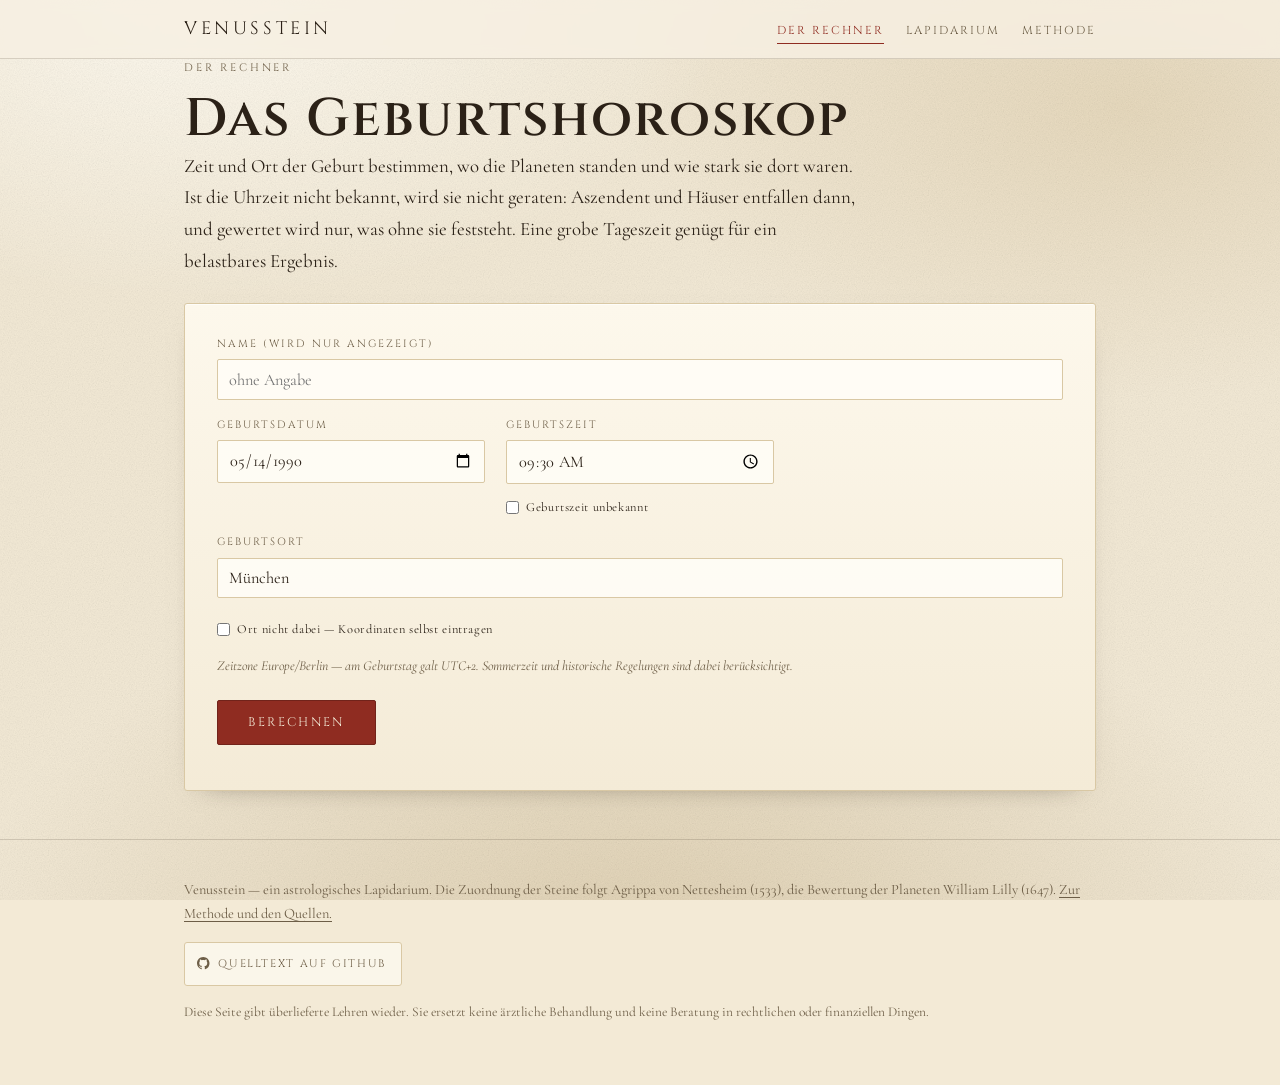
<file: rechner.html>
<!DOCTYPE html>
<html lang="de">
<head>
<meta charset="utf-8">
<meta name="viewport" content="width=device-width, initial-scale=1">
<title>Der Rechner — Venusstein</title>
<meta name="description" content="Geburtshoroskop nach traditioneller Methode: sieben Planeten, Ganzzeichenhäuser, Würden nach Lilly — und die zugeordneten Steine.">
<link rel="preconnect" href="https://fonts.googleapis.com">
<link rel="preconnect" href="https://fonts.gstatic.com" crossorigin>
<link href="https://fonts.googleapis.com/css2?family=Cinzel:wght@400;600&family=Cormorant+Garamond:ital,wght@0,400;0,600;1,400&display=swap" rel="stylesheet">
<link rel="stylesheet" href="stil.css?v=15">
<style>
  /* ---------- Radix ---------- */
  .radix-huelle { display:grid; gap:1.8rem; grid-template-columns:minmax(0,1fr); align-items:start; }
  @media (min-width:60rem){ .radix-huelle{ grid-template-columns:minmax(0,1.15fr) minmax(0,.85fr); } }
  #radix { width:100%; height:auto; display:block; }
  .radix-tafel { display:flex; gap:.5rem; flex-wrap:wrap; margin-bottom:.9rem; }
  .radix-tafel button {
    font-family:var(--caps); font-size:.62rem; letter-spacing:.16em; text-transform:uppercase;
    background:transparent; border:1px solid var(--pergament-rand); color:var(--tinte-blass);
    padding:.42rem .9rem; cursor:pointer; border-radius:2px;
  }
  .radix-tafel button[aria-pressed="true"]{ color:var(--pergament); background:var(--rubrik); border-color:#71231a; }

  /* ---------- Rangliste ---------- */
  .rang { display:flex; align-items:center; gap:.75rem; padding:.55rem 0; border-bottom:1px solid var(--linie); }
  .zeichen, .rang-glyph, .planet-kopf .g, #standTabelle td span[style*="color"] {
    font-family:'Apple Symbols','Segoe UI Symbol','DejaVu Sans',serif;
  }
  .rang-glyph { font-size:1.5rem; width:1.5em; text-align:center; flex:none; }
  .rang-name { font-family:var(--caps); font-size:.78rem; letter-spacing:.12em; text-transform:uppercase; flex:none; width:6.2em; }
  .rang-balken {
    flex:1; height:13px; border-radius:2px; position:relative; overflow:hidden;
    background:linear-gradient(90deg, rgba(143,44,33,.10) 0 50%, rgba(63,107,69,.10) 50% 100%);
  }
  .rang-balken i { position:absolute; top:0; bottom:0; }
  .rang-balken i.null { left:50%; width:1.5px; margin-left:-.75px; background:rgba(43,33,23,.55); }
  .rang-balken i.teil { width:1px; background:rgba(43,33,23,.16); }
  .rang-balken i.punkt { width:5px; height:5px; top:50%; margin:-2.5px 0 0 -2.5px; border-radius:50%; }
  .rang-skala {
    display:flex; justify-content:space-between; font-family:var(--caps); font-size:.58rem;
    letter-spacing:.12em; color:var(--tinte-blass); opacity:.7;
    margin:0 0 .35rem calc(1.5em + 6.2em + 1.5rem); padding-right:4.2em;
  }
  .rang-wert { font-variant-numeric:tabular-nums; width:3.2em; text-align:right; flex:none; font-weight:600; }

  /* ---------- Planetenabschnitt ---------- */
  .planet-block { border-top:2px solid; padding-top:1.1rem; margin-top:2.2rem; }
  .planet-kopf { display:flex; align-items:baseline; gap:.8rem; flex-wrap:wrap; margin-bottom:.5rem; }
  .planet-kopf .g { font-size:2rem; line-height:1; }
  .planet-kopf h3 { letter-spacing:.1em; }
  .planet-stand { font-size:.95rem; color:var(--tinte-blass); }
  .urteil {
    font-family:var(--caps); font-size:.6rem; letter-spacing:.18em; text-transform:uppercase;
    padding:.24rem .7rem; border-radius:2px; border:1px solid currentColor; white-space:nowrap;
  }
  .wuerdenpaar { display:grid; gap:1.2rem 2rem; grid-template-columns:repeat(auto-fit,minmax(15rem,1fr)); margin-top:.9rem; }
  .wuerdenliste { list-style:none; margin:0; padding:0; font-size:.93rem; }
  .wuerdenliste li { display:flex; justify-content:space-between; gap:1rem; padding:.22rem 0; border-bottom:1px dotted var(--linie); }

  /* ---------- Steine ---------- */
  .stein-gitter { display:grid; gap:1rem; grid-template-columns:repeat(auto-fit,minmax(14rem,1fr)); margin-top:1rem; }
  .stein { border:1px solid var(--pergament-rand); border-radius:2px; padding:.9rem 1rem; background:rgba(255,253,247,.6); }
  .stein h4 { font-family:var(--caps); font-size:.9rem; letter-spacing:.08em; margin:0 0 .2rem; }
  .stein .lat { font-style:italic; font-size:.86rem; color:var(--tinte-blass); }
  .stein dl { margin:.6rem 0 0; font-size:.86rem; display:grid; grid-template-columns:auto 1fr; gap:.15rem .6rem; }
  .stein dt { color:var(--tinte-blass); }
  .stein dd { margin:0; }
  .stein .anm { font-size:.85rem; margin:.6rem 0 0; color:var(--tinte-blass); }
  .krone { color:var(--gold); }

  .schalter { display:flex; align-items:center; gap:.45rem; margin-top:.45rem; }
  .schalter input { width:auto; margin:0; accent-color:var(--rubrik); }
  .schalter label { font-size:.78rem; letter-spacing:.05em; text-transform:none;
    font-family:var(--serif); color:var(--tinte); cursor:pointer; }
  .merk {
    border-left:2px solid var(--gold); background:rgba(200,164,65,.09);
    padding:.75rem 1rem; margin:1rem 0 0; font-size:.92rem; border-radius:0 2px 2px 0;
  }
  .merk p { margin:0 0 .45rem; } .merk p:last-child { margin:0; }
  .merk strong { color:var(--rubrik); }
  .knopf-druck {
    display:flex; align-items:center; justify-content:center; gap:.62rem;
    width:100%; margin-top:1.1rem; cursor:pointer;
    font-family:var(--caps); font-size:.76rem; letter-spacing:.16em; text-transform:uppercase;
    color:#4a3410;
    background:linear-gradient(170deg, #f0d489 0%, #d8ae4c 42%, #bb8e26 100%);
    border:1px solid #a8801f; border-radius:3px; padding:.85rem 1.3rem;
    box-shadow:0 1px 0 rgba(255,246,220,.75) inset, 0 6px 16px -10px rgba(120,84,12,.9);
    transition:transform .16s, box-shadow .16s, filter .16s;
  }
  .knopf-druck svg { width:1.25em; height:1.25em; flex:none; opacity:.85; }
  .knopf-druck:hover {
    filter:brightness(1.06);
    box-shadow:0 1px 0 rgba(255,246,220,.85) inset, 0 10px 22px -10px rgba(120,84,12,.95);
    transform:translateY(-1px);
  }
  .knopf-druck:active { transform:translateY(1px); box-shadow:0 1px 0 rgba(255,246,220,.6) inset; }
  .knopf-druck:focus-visible { outline:2px solid var(--rubrik); outline-offset:2px; }

  .klapper {
    display:flex; align-items:center; justify-content:space-between; gap:1rem; width:100%;
    background:transparent; border:1px solid var(--pergament-rand); border-radius:2px;
    padding:.7rem .95rem; cursor:pointer; color:var(--tinte); text-align:left;
    font-family:var(--caps); font-size:.74rem; letter-spacing:.16em; text-transform:uppercase;
    transition:border-color .18s, color .18s;
  }
  .klapper:hover { border-color:var(--rubrik); color:var(--rubrik); }
  .klapper .pfeil { transition:transform .2s; font-size:.9rem; }
  .klapper[aria-expanded="true"] .pfeil { transform:rotate(180deg); }
  .klapper[aria-expanded="true"] { border-color:var(--rubrik); color:var(--rubrik); }
  .klapper.gross { font-size:clamp(.8rem,1.6vw,.95rem); padding:.95rem 1.15rem; }
  .klapp-inhalt { margin-top:1rem; }
  .fehler { color:var(--rubrik); font-weight:600; }
  #ergebnis[hidden]{ display:none; }
</style>
</head>
<body>
<script src="kopf.js?v=15"></script>

<main>
  <section class="bahn">
    <p class="klein-kapital">Der Rechner</p>
    <h1>Das Geburtshoroskop</h1>
    <p style="max-width:42rem">Zeit und Ort der Geburt bestimmen, wo die Planeten
    standen und wie stark sie dort waren. Ist die Uhrzeit nicht bekannt, wird sie
    nicht geraten: Aszendent und Häuser entfallen dann, und gewertet wird nur, was
    ohne sie feststeht. Eine grobe Tageszeit genügt für ein belastbares Ergebnis.</p>

    <form id="form" class="tafel" style="margin-top:1.6rem" autocomplete="off">
      <div class="feldgruppe">
        <div class="feld voll">
          <label for="name">Name (wird nur angezeigt)</label>
          <input type="text" id="name" placeholder="ohne Angabe">
        </div>
        <div class="feld">
          <label for="datum">Geburtsdatum</label>
          <input type="date" id="datum" required value="1990-05-14" min="1800-01-01" max="2049-12-31">
        </div>
        <div class="feld">
          <label for="zeit">Geburtszeit</label>
          <input type="time" id="zeit" value="09:30">
          <div class="schalter">
            <input type="checkbox" id="zeitUnbekannt">
            <label for="zeitUnbekannt">Geburtszeit unbekannt</label>
          </div>
        </div>
        <div class="feld" id="feldTageszeit" hidden>
          <label for="tageszeit">Ungefähre Tageszeit</label>
          <select id="tageszeit">
            <option value="morgen">Morgens — 6 bis 12 Uhr</option>
            <option value="nachmittag" selected>Nachmittags — 12 bis 18 Uhr</option>
            <option value="abend">Abends — 18 bis 24 Uhr</option>
            <option value="nacht">Nachts — 0 bis 6 Uhr</option>
            <option value="garnicht">Auch das ist unbekannt</option>
          </select>
        </div>
        <div class="feld voll">
          <label for="ortSuche">Geburtsort</label>
          <input type="text" id="ortSuche" list="orteListe" autocomplete="off"
                 placeholder="Ort eintippen" value="München">
          <datalist id="orteListe"></datalist>
          <p class="hinweis" id="ortHinweis" style="margin:.15rem 0 0"></p>
          <div class="schalter">
            <input type="checkbox" id="eigeneKoord">
            <label for="eigeneKoord">Ort nicht dabei — Koordinaten selbst eintragen</label>
          </div>
        </div>
        <div class="feld" id="feldBreite" hidden>
          <label for="breite">Breite (Nord positiv)</label>
          <input type="number" id="breite" step="0.001" min="-90" max="90" value="48.137">
        </div>
        <div class="feld" id="feldLaenge" hidden>
          <label for="laenge">Länge (Ost positiv)</label>
          <input type="number" id="laenge" step="0.001" min="-180" max="180" value="11.575">
        </div>
        <div class="feld" id="feldZone" hidden>
          <label for="zone">Zeitzone bei Geburt</label>
          <select id="zone"></select>
        </div>
      </div>
      <p class="hinweis" id="zonenhinweis" style="margin:.9rem 0 0"></p>
      <div id="unbekanntHinweis" class="merk" hidden></div>
      <p style="margin:1.4rem 0 0"><button type="submit" class="knopf">Berechnen</button></p>
      <p id="fehler" class="fehler" style="margin:.8rem 0 0"></p>
    </form>
  </section>

  <div id="ergebnis" hidden>
    <section class="bahn">
      <h2 id="ergebnisKopf">Das Radix</h2>
      <p id="ergebnisUnter" class="klein-kapital" style="margin-top:.3rem"></p>
      <div class="radix-huelle" style="margin-top:1.6rem">
        <div>
          <div class="radix-tafel">
            <button type="button" id="btnRund" aria-pressed="true">Rundes Radix</button>
            <button type="button" id="btnEckig" aria-pressed="false">Quadratische Figur</button>
          </div>
          <svg id="radix" viewBox="-46 -46 1092 1092" role="img" aria-label="Geburtshoroskop"></svg>
          <button type="button" class="knopf-druck" id="btnDruck">
            <svg viewBox="0 0 24 24" aria-hidden="true" fill="none" stroke="currentColor"
                 stroke-width="1.7" stroke-linecap="round" stroke-linejoin="round">
              <path d="M6 9V3.5h12V9"/>
              <rect x="3.5" y="9" width="17" height="7.5" rx="1.5"/>
              <path d="M6 14.5h12V21H6z"/>
              <circle cx="17.2" cy="11.8" r=".9" fill="currentColor" stroke="none"/>
            </svg>
            <span>Ausdrucken oder als PDF sichern</span>
          </button>
        </div>
        <div>
          <div class="tafel">
            <h3 style="margin-bottom:.2rem">Stärke der Planeten</h3>
            <p class="hinweis" style="margin:0 0 .8rem">Summe aus wesentlichen und
            zufälligen Würden</p>
            <div id="rangliste"></div>
          </div>
          <div class="tafel" style="margin-top:1.2rem">
            <button type="button" class="klapper" id="btnStaende"
                    aria-expanded="false" aria-controls="staendeInhalt">
              <span>Planetenstände</span><span class="pfeil" aria-hidden="true">▾</span>
            </button>
            <div id="staendeInhalt" class="klapp-inhalt" hidden>
              <div class="tabellenrahmen"><table id="standTabelle"></table></div>
            </div>
          </div>

        </div>
      </div>
    </section>

    <section class="bahn">
      <h2>Die Steine, die fehlen</h2>
      <p id="empfehlungText" style="max-width:44rem"></p>
      <div id="vorbehalt" class="merk" hidden style="max-width:44rem"></div>
      <div id="empfehlungen"></div>
    </section>

    <section class="bahn">
      <button type="button" class="klapper gross" id="btnDetails"
              aria-expanded="false" aria-controls="details">
        <span>Alle sieben Planeten im Einzelnen</span><span class="pfeil" aria-hidden="true">▾</span>
      </button>
      <p class="hinweis" style="margin:.5rem 0 0">Die vollständige Aufschlüsselung
      jeder einzelnen Würde — wesentliche wie zufällige.</p>
      <div id="details" class="klapp-inhalt" hidden></div>
    </section>
  </div>
</main>

<script src="astro.js?v=15"></script>
<script src="wuerden.js?v=15"></script>
<script src="steine.js?v=15"></script>
<script src="orte.js?v=15"></script>
<script src="rechner.js?v=15"></script>
</body>
</html>
</file>
<file: stil.css>
/* ============================================================
   VENUSSTEIN — gemeinsames Stilblatt
   Pergament, Rubrik, Gold: der Blick eines mittelalterlichen
   Lapidariums, aber mit heutiger Lesbarkeit.
   ============================================================ */

:root {
  --pergament:      #f3ead6;
  --pergament-tief: #e7d9bb;
  --pergament-rand: #d9c8a4;
  --tinte:          #2b2117;
  --tinte-blass:    #6d5e47;
  --rubrik:         #8f2c21;
  --gold:           #a8801f;
  --gold-hell:      #c9a441;
  --linie:          rgba(43, 33, 23, .16);

  --sat: #6f7d5c;  --jup: #5a6bb0;  --mar: #b03f30;  --sol: #c08c15;
  --ven: #4f9160;  --mer: #7a5aa8;  --lun: #7c8ea3;

  --serif: 'Cormorant Garamond', 'Iowan Old Style', Palatino, Georgia, serif;
  --caps:  'Cinzel', 'Trajan Pro', Palatino, Georgia, serif;
}

* { box-sizing: border-box; }
html { -webkit-text-size-adjust: 100%; }

body {
  margin: 0;
  font-family: var(--serif);
  font-size: clamp(1.02rem, .55vw + .92rem, 1.18rem);
  line-height: 1.68;
  color: var(--tinte);
  background-color: var(--pergament);
  background-image:
    radial-gradient(70% 55% at 15% 0%,   rgba(255,252,244,.85), transparent 60%),
    radial-gradient(60% 50% at 88% 12%,  rgba(214,193,153,.40), transparent 65%),
    radial-gradient(75% 60% at 50% 105%, rgba(198,175,133,.42), transparent 70%);
  background-attachment: fixed;
}

/* Feine Faserung des Pergaments */
body::before {
  content: ''; position: fixed; inset: 0; pointer-events: none; z-index: 0;
  opacity: .38; mix-blend-mode: multiply;
  background-image: url("data:image/svg+xml;utf8,\
<svg xmlns='http://www.w3.org/2000/svg' width='220' height='220'>\
<filter id='f'><feTurbulence type='fractalNoise' baseFrequency='.85' numOctaves='4'/>\
<feColorMatrix type='saturate' values='0'/></filter>\
<rect width='220' height='220' filter='url(%23f)' opacity='.5'/></svg>");
}
body > * { position: relative; z-index: 1; }

/* ---------- Schrift ---------- */
h1, h2, h3, h4 { font-family: var(--caps); font-weight: 600; line-height: 1.18; margin: 0; }
h1 { font-size: clamp(2rem, 5.2vw, 3.3rem); letter-spacing: .04em; }
h2 { font-size: clamp(1.35rem, 2.8vw, 1.95rem); letter-spacing: .05em; color: var(--rubrik); }
h3 { font-size: clamp(1.08rem, 1.8vw, 1.3rem); letter-spacing: .07em; }
p { margin: 0 0 1.05em; }
a { color: var(--rubrik); text-underline-offset: .18em; text-decoration-thickness: .06em; }
a:hover { color: var(--gold); }
strong { font-weight: 600; }
em { font-style: italic; }

.klein-kapital {
  font-family: var(--caps); font-size: .68rem; letter-spacing: .26em;
  text-transform: uppercase; color: var(--tinte-blass);
}

/* Initiale nach Art der Handschriften */
.initiale::first-letter {
  float: left; font-family: var(--caps); font-size: 3.5em; line-height: .82;
  margin: .06em .12em -.04em 0; color: var(--rubrik);
  text-shadow: 1px 1px 0 rgba(168,128,31,.35);
}

/* ---------- Gerüst ---------- */
.bahn { max-width: 62rem; margin: 0 auto; padding: 0 clamp(1.1rem, 4vw, 2.5rem); }
.bahn-eng { max-width: 44rem; }
section { padding: clamp(2.6rem, 6vw, 4.6rem) 0; }

/* ---------- Kopf und Fuß ---------- */
.kopf {
  border-bottom: 1px solid var(--linie);
  background: rgba(247, 240, 226, .82);
  backdrop-filter: blur(6px);
  position: sticky; top: 0; z-index: 20;
}
.kopf-innen {
  display: flex; align-items: baseline; gap: 1.6rem; flex-wrap: wrap;
  padding-block: .85rem;
}
.marke {
  font-family: var(--caps); font-size: 1.12rem; letter-spacing: .2em;
  text-transform: uppercase; color: var(--tinte); text-decoration: none; margin-right: auto;
}
.marke:hover { color: var(--rubrik); }
.kopf nav { display: flex; gap: 1.4rem; flex-wrap: wrap; }
.kopf nav a {
  font-family: var(--caps); font-size: .72rem; letter-spacing: .17em;
  text-transform: uppercase; text-decoration: none; color: var(--tinte-blass);
  padding-bottom: .2rem; border-bottom: 1px solid transparent;
}
.kopf nav a:hover, .kopf nav a[aria-current] { color: var(--rubrik); border-color: var(--rubrik); }

.fuss {
  border-top: 1px solid var(--linie); margin-top: 3rem;
  padding: 2.4rem 0 3rem; font-size: .9rem; color: var(--tinte-blass);
}
.fuss a { color: var(--tinte-blass); }

/* ---------- Zierrat ---------- */
.zierlinie { display: block; width: 100%; height: 22px; margin: 2rem 0; opacity: .55; }
.regel { border: 0; border-top: 1px solid var(--linie); margin: 2.4rem 0; }

/* ---------- Karten und Tafeln ---------- */
.tafel {
  background: linear-gradient(#fdf8ec, #f4ebd7);
  border: 1px solid var(--pergament-rand);
  border-radius: 3px;
  box-shadow: 0 1px 0 rgba(255,255,255,.7) inset, 0 10px 26px -20px rgba(43,33,23,.6);
  padding: clamp(1.2rem, 3vw, 2rem);
}

/* ---------- Formular ---------- */
.feldgruppe { display: grid; gap: 1.05rem 1.3rem; grid-template-columns: repeat(auto-fit, minmax(13rem, 1fr)); }
.feld { display: flex; flex-direction: column; gap: .35rem; }
.feld.voll { grid-column: 1 / -1; }
label {
  font-family: var(--caps); font-size: .66rem; letter-spacing: .19em;
  text-transform: uppercase; color: var(--tinte-blass);
}
input, select {
  font-family: var(--serif); font-size: 1.02rem; color: var(--tinte);
  background: rgba(255,253,247,.9);
  border: 1px solid var(--pergament-rand); border-radius: 2px;
  padding: .58rem .7rem; width: 100%;
}
input:focus, select:focus { outline: 2px solid var(--gold); outline-offset: 1px; border-color: var(--gold); }
.hinweis { font-size: .86rem; color: var(--tinte-blass); font-style: italic; }

.knopf {
  font-family: var(--caps); font-size: .78rem; letter-spacing: .19em; text-transform: uppercase;
  color: var(--pergament); background: var(--rubrik);
  border: 1px solid #71231a; border-radius: 2px;
  padding: .82rem 1.9rem; cursor: pointer; transition: background .18s, transform .18s;
}
.knopf:hover { background: #a3352a; }
.knopf:active { transform: translateY(1px); }
.knopf.leise { background: transparent; color: var(--tinte-blass); border-color: var(--pergament-rand); }
.knopf.leise:hover { color: var(--rubrik); border-color: var(--rubrik); }

/* ---------- Bilder ---------- */
figure { margin: 0; }
figure img {
  display: block; width: 100%; height: auto; border-radius: 2px;
  border: 1px solid var(--pergament-rand);
  box-shadow: 0 14px 34px -22px rgba(43,33,23,.75);
}
figcaption { font-size: .84rem; color: var(--tinte-blass); font-style: italic; margin-top: .55rem; }

/* ---------- Tabellen ---------- */
.tabellenrahmen { overflow-x: auto; }
table { border-collapse: collapse; width: 100%; font-size: .93rem; }
th, td { text-align: left; padding: .5rem .7rem; border-bottom: 1px solid var(--linie); vertical-align: top; }
th {
  font-family: var(--caps); font-size: .64rem; letter-spacing: .15em;
  text-transform: uppercase; color: var(--tinte-blass); font-weight: 600;
  border-bottom: 1px solid var(--pergament-rand);
}
td.zahl { text-align: right; font-variant-numeric: tabular-nums; white-space: nowrap; }

.plus  { color: #3f6b45; font-weight: 600; }
.minus { color: var(--rubrik); font-weight: 600; }

@media (prefers-reduced-motion: reduce) {
  * { animation: none !important; transition: none !important; }
}

/* display-Regeln duerfen das hidden-Attribut nicht aushebeln */
[hidden] { display: none !important; }

/* Miniaturbild einer Steinkarte */
.stein-bild {
  display: block; width: 100%; height: auto; aspect-ratio: 1 / 1; object-fit: cover;
  border-radius: 2px; margin: -.15rem 0 .7rem;
  border: 1px solid var(--pergament-rand);
  background: rgba(43, 33, 23, .06);
}

/* Verweis auf das Repository — auf dem Handy groß genug zum Antippen */
.quellcode {
  display: inline-flex; align-items: center; gap: .55rem;
  min-height: 44px; padding: .45rem .95rem .45rem .75rem;
  border: 1px solid var(--pergament-rand); border-radius: 3px;
  background: rgba(255, 253, 247, .6);
  color: var(--tinte); text-decoration: none;
  font-family: var(--caps); font-size: .68rem; letter-spacing: .15em; text-transform: uppercase;
  transition: border-color .18s, color .18s, background .18s;
}
.quellcode svg { width: 1.15em; height: 1.15em; flex: none; }
.quellcode:hover { border-color: var(--rubrik); color: var(--rubrik); background: rgba(255, 253, 247, .9); }
</file>
